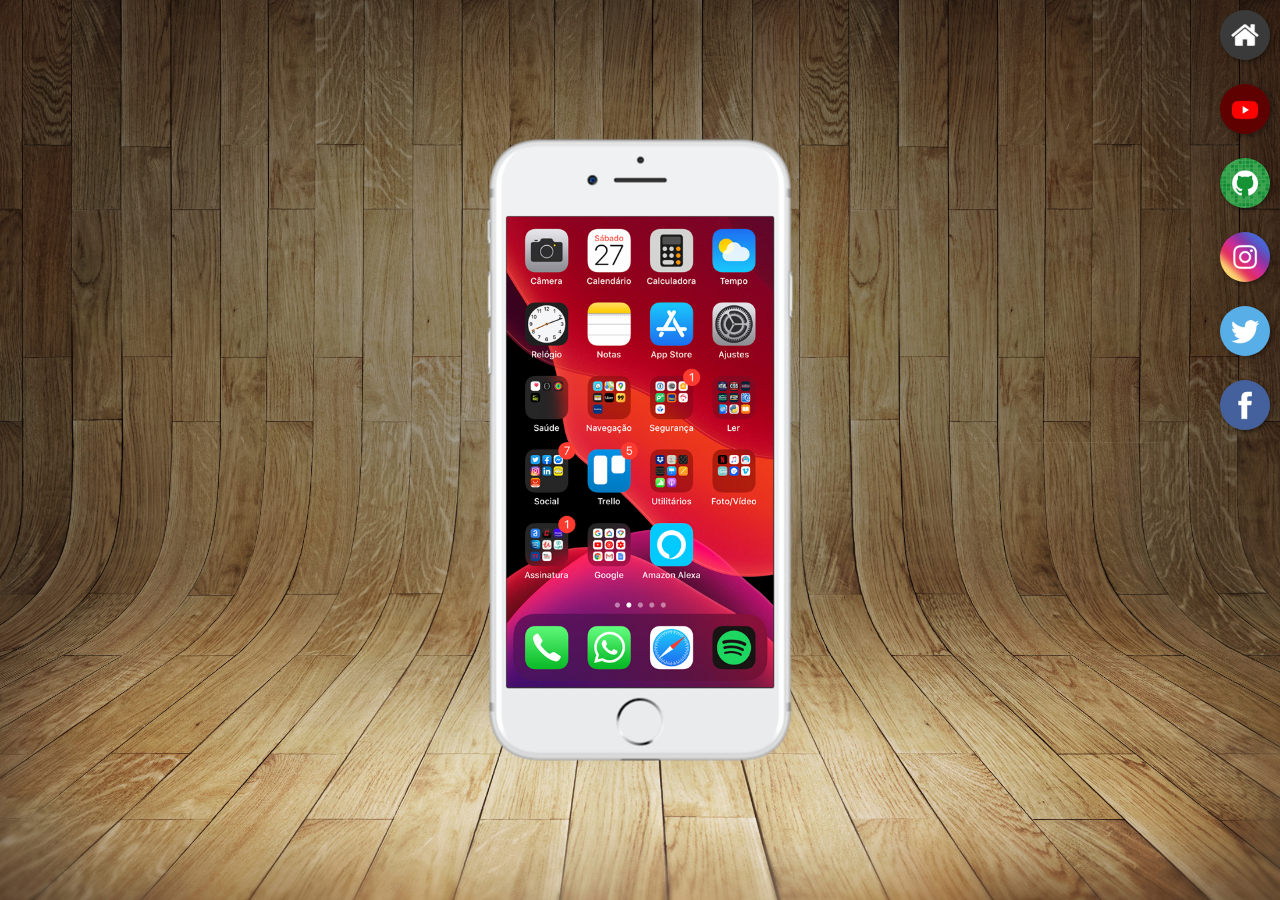
<file: index.html>
<!DOCTYPE html>
<html lang="pt-br">
<head>
    <meta charset="UTF-8">
    <meta name="viewport" content="width=device-width, initial-scale=1.0">
    <link rel="shortcut icon" href="favicon.ico" type="image/x-icon">
    <link rel="stylesheet" href="estilos/style.css">
    <title>Projeto Redes Sociais</title>
</head>
<body>
    <main>
        <section id="telefone">
            <iframe src="home.html" name="tela"
            id="tela" frameborder="0">
        Seu navegador não é compatível com isso.
        </iframe>
        </section>

            <section id="redes-sociais">
                <a href="home.html" target="tela"><img src="imagens/logo-home.jpg" alt="home"></a><br>
                <a href="youtube.html" target="tela"><img src="imagens/logo-youtube.jpg" alt="YouTube"></a><br>
                <a href="github.html" target="tela"><img src="imagens/logo-github.jpg" alt="GitHub"></a><br>
                <a href="instagram.html" target="tela"><img src="imagens/logo-instagram.jpg" alt="Instagram"></a><br>
                <a href="twitter.html" target="tela"><img src="imagens/logo-twitter.jpg" alt="Twitter"></a><br>
                <a href="facebook.html" target="tela"><img src="imagens/logo-facebook.jpg" alt="Facebook"></a>    
        </section>
    </main>
</body>
</html>
</file>
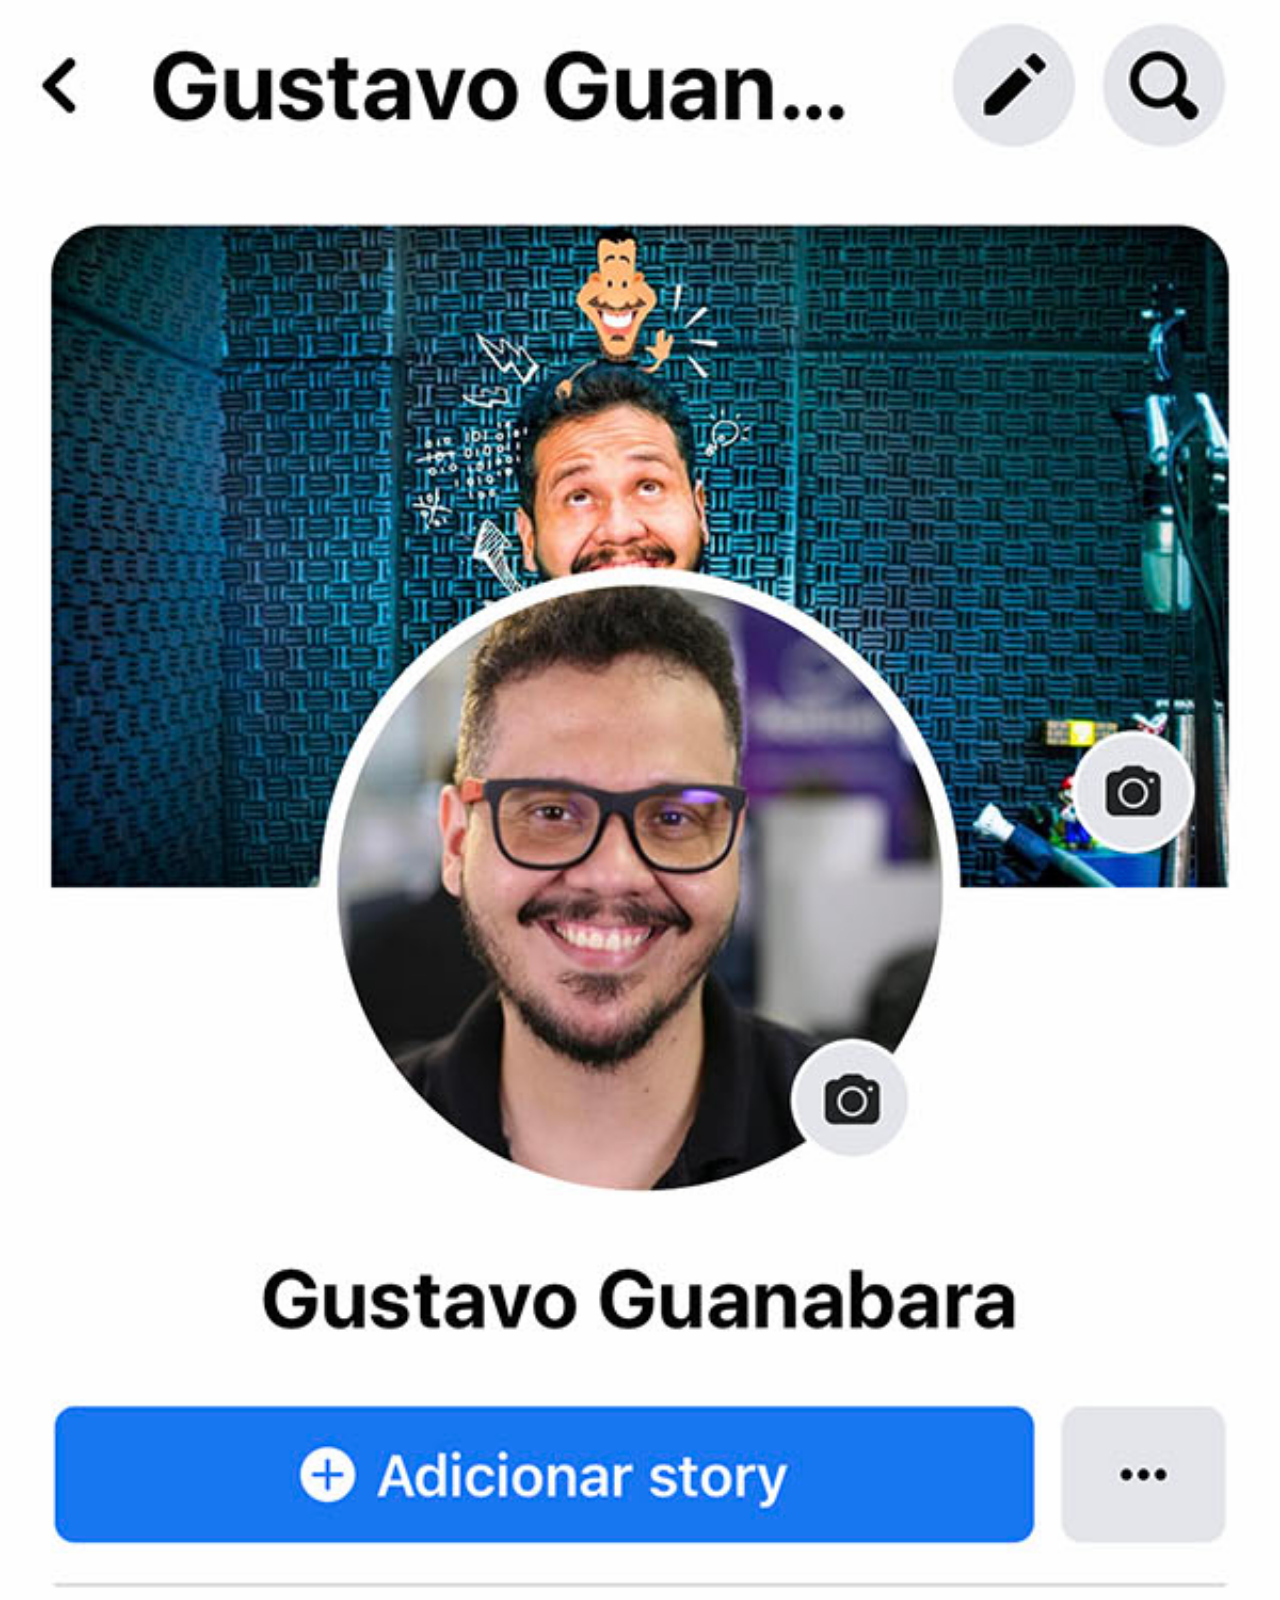
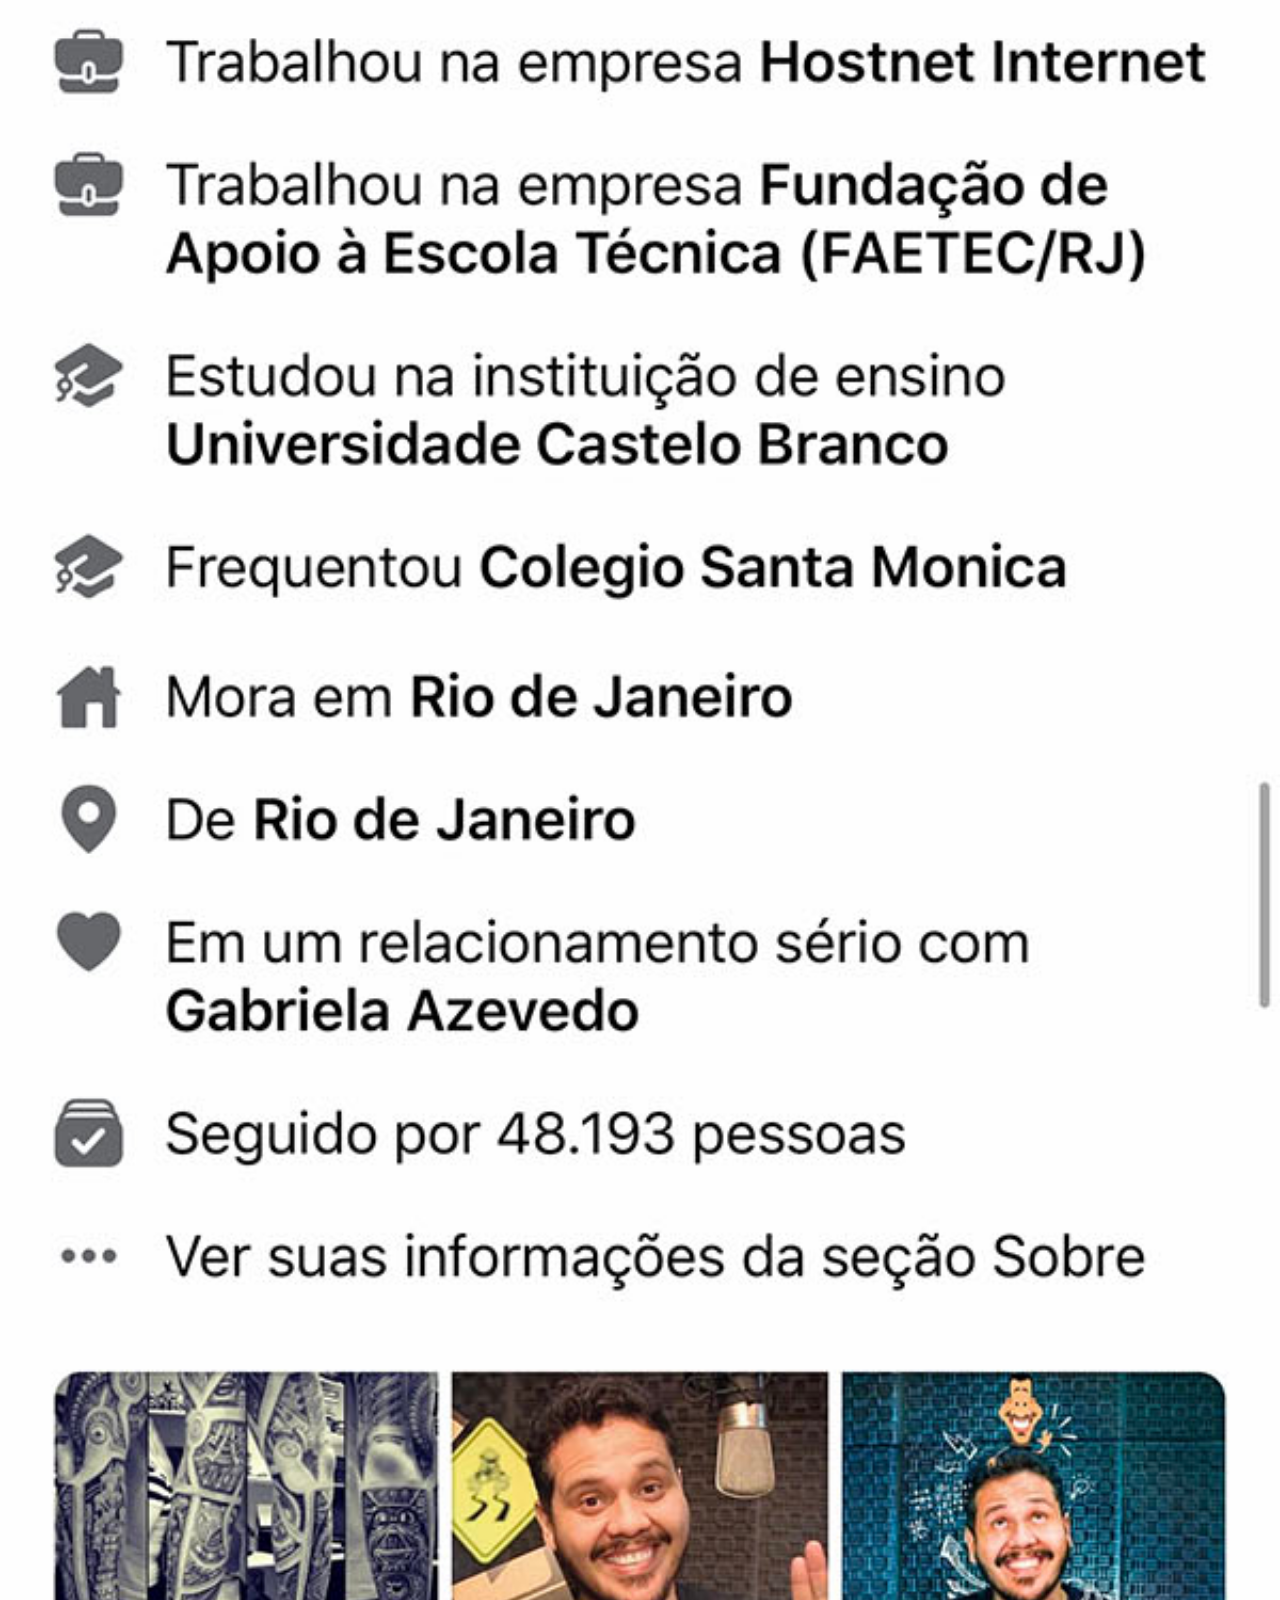
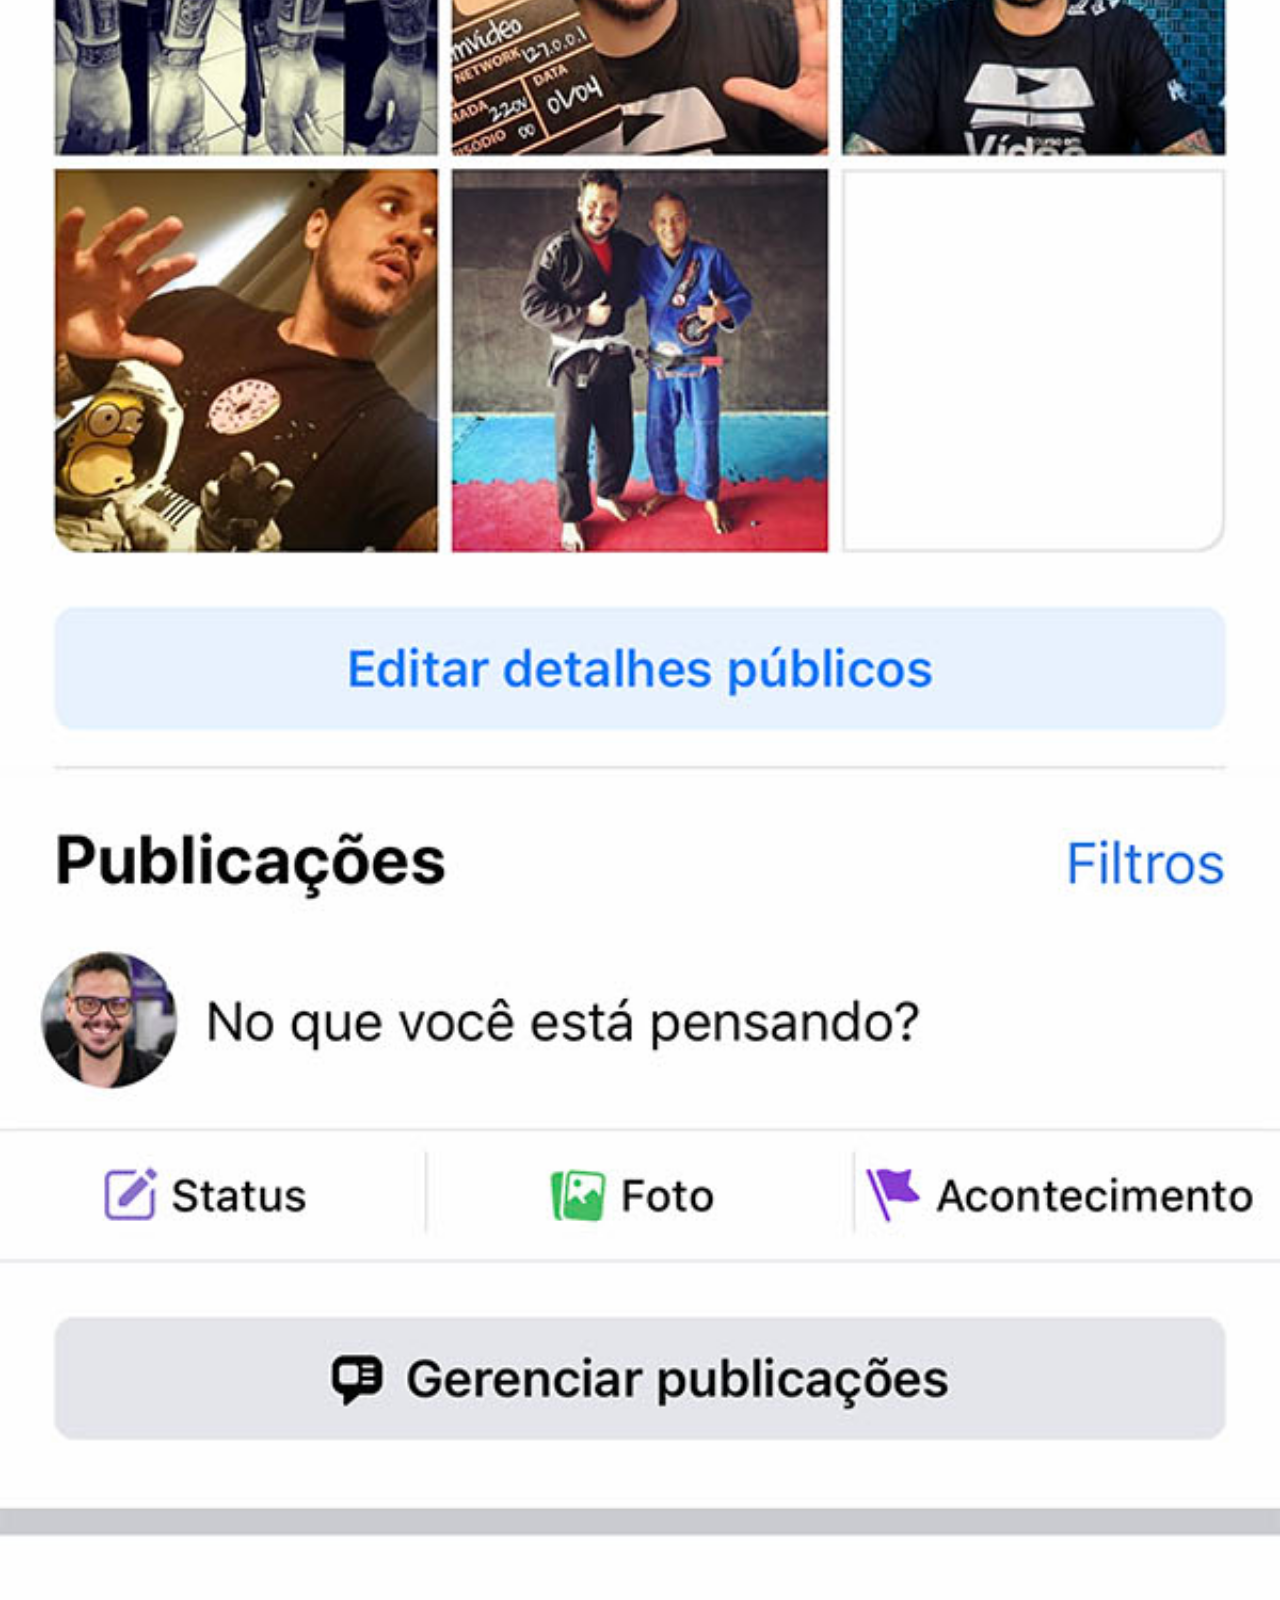
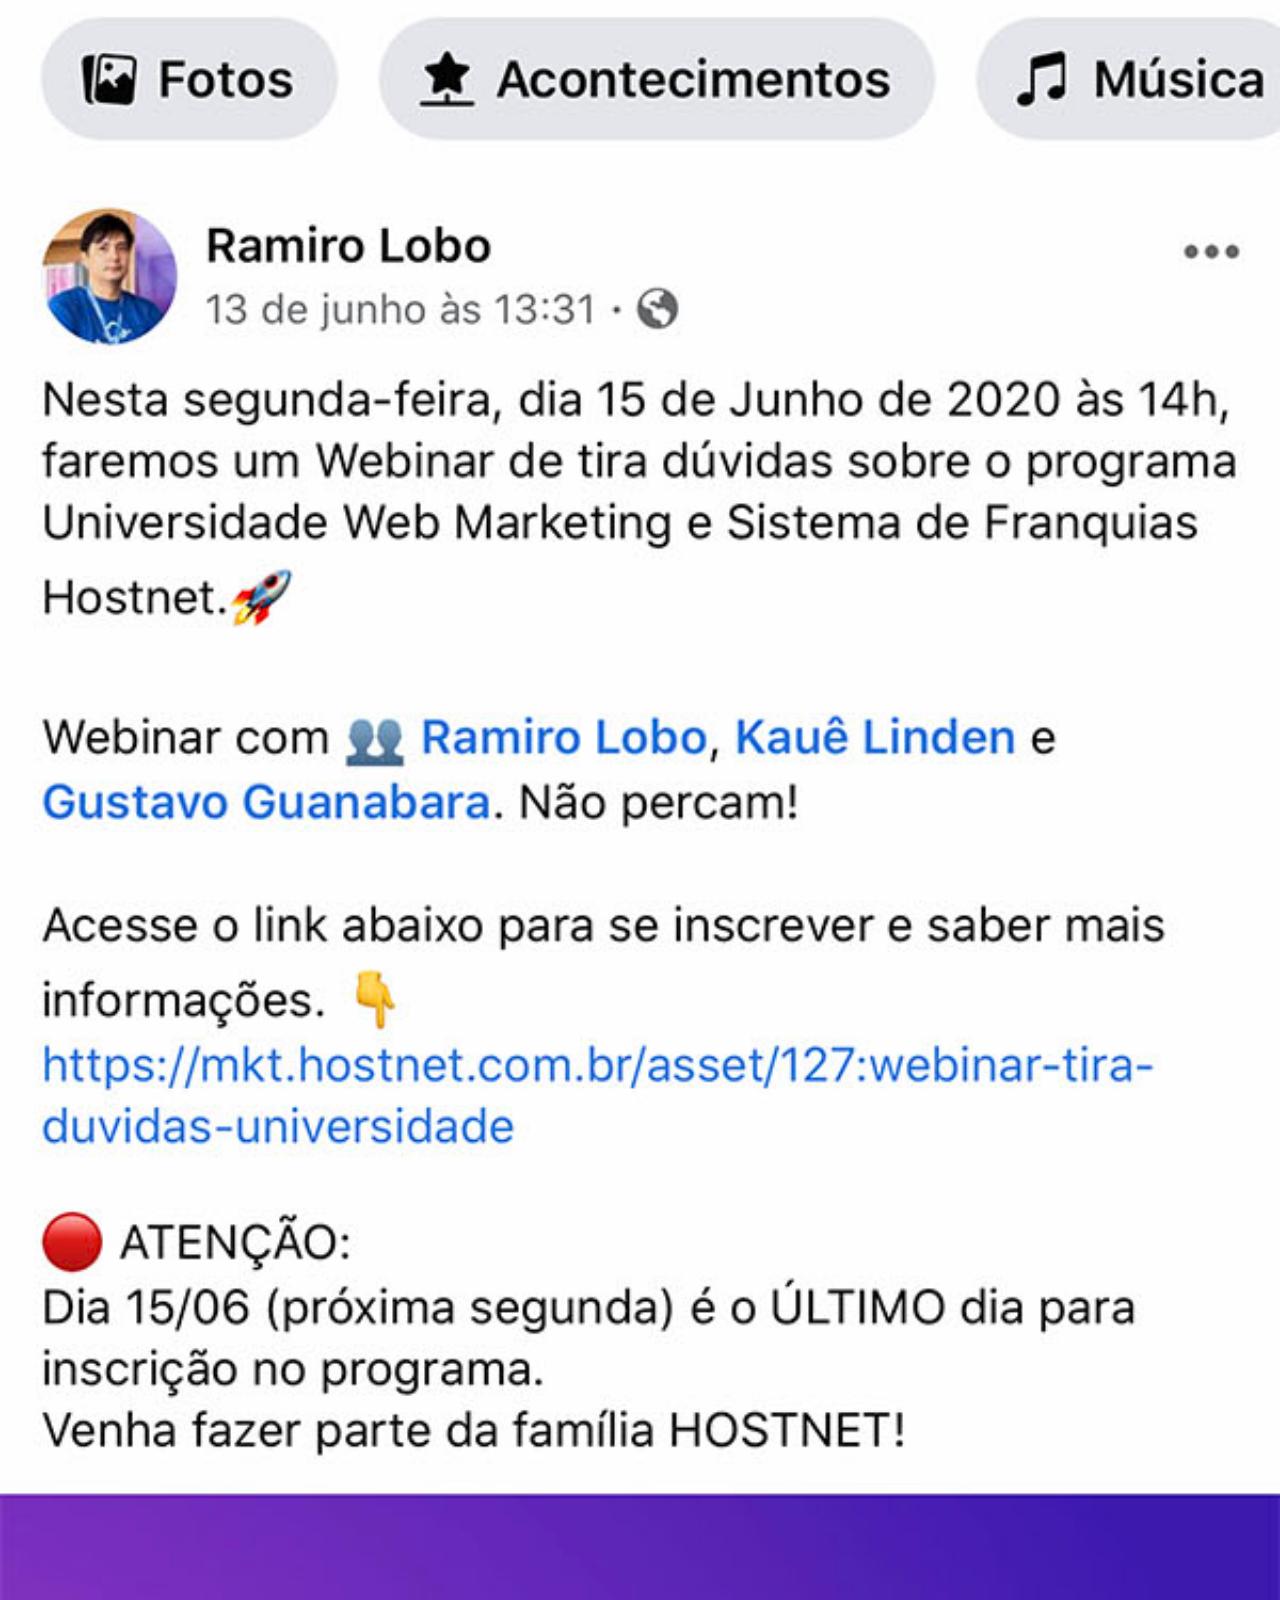
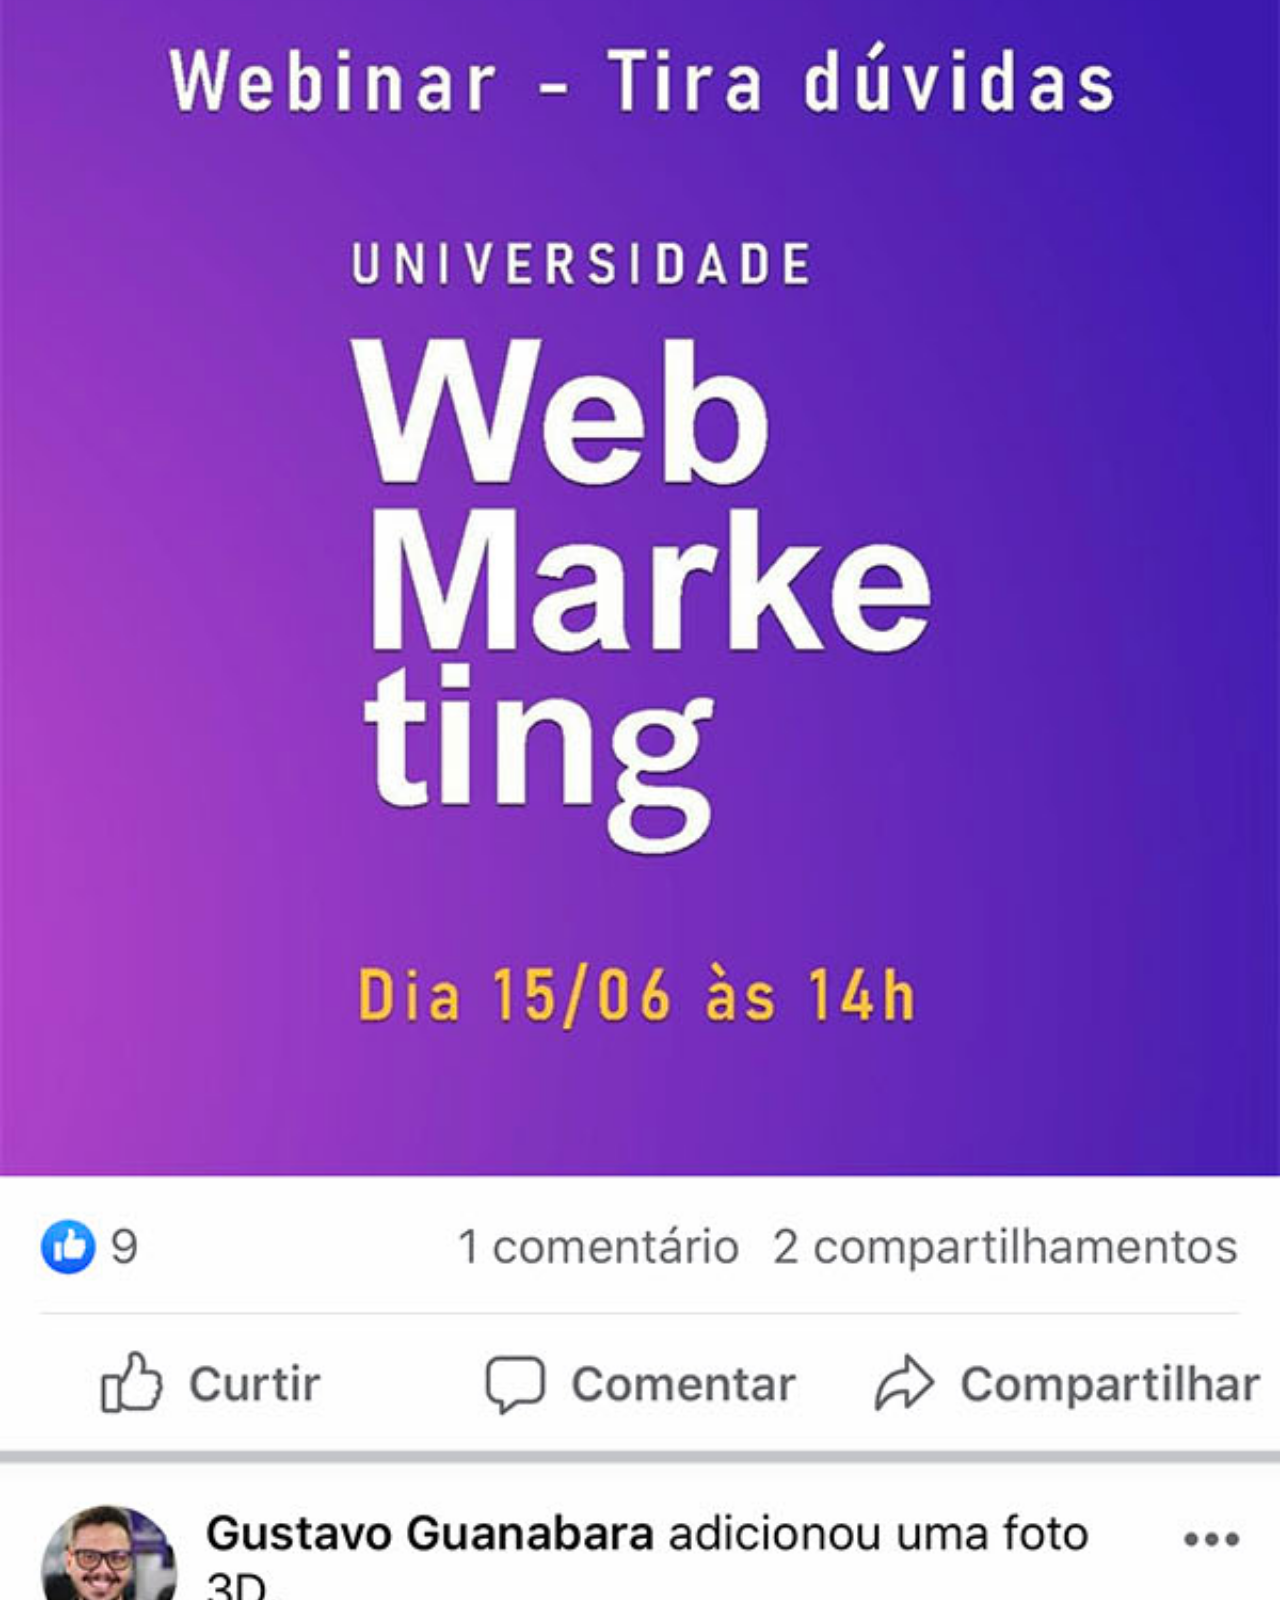
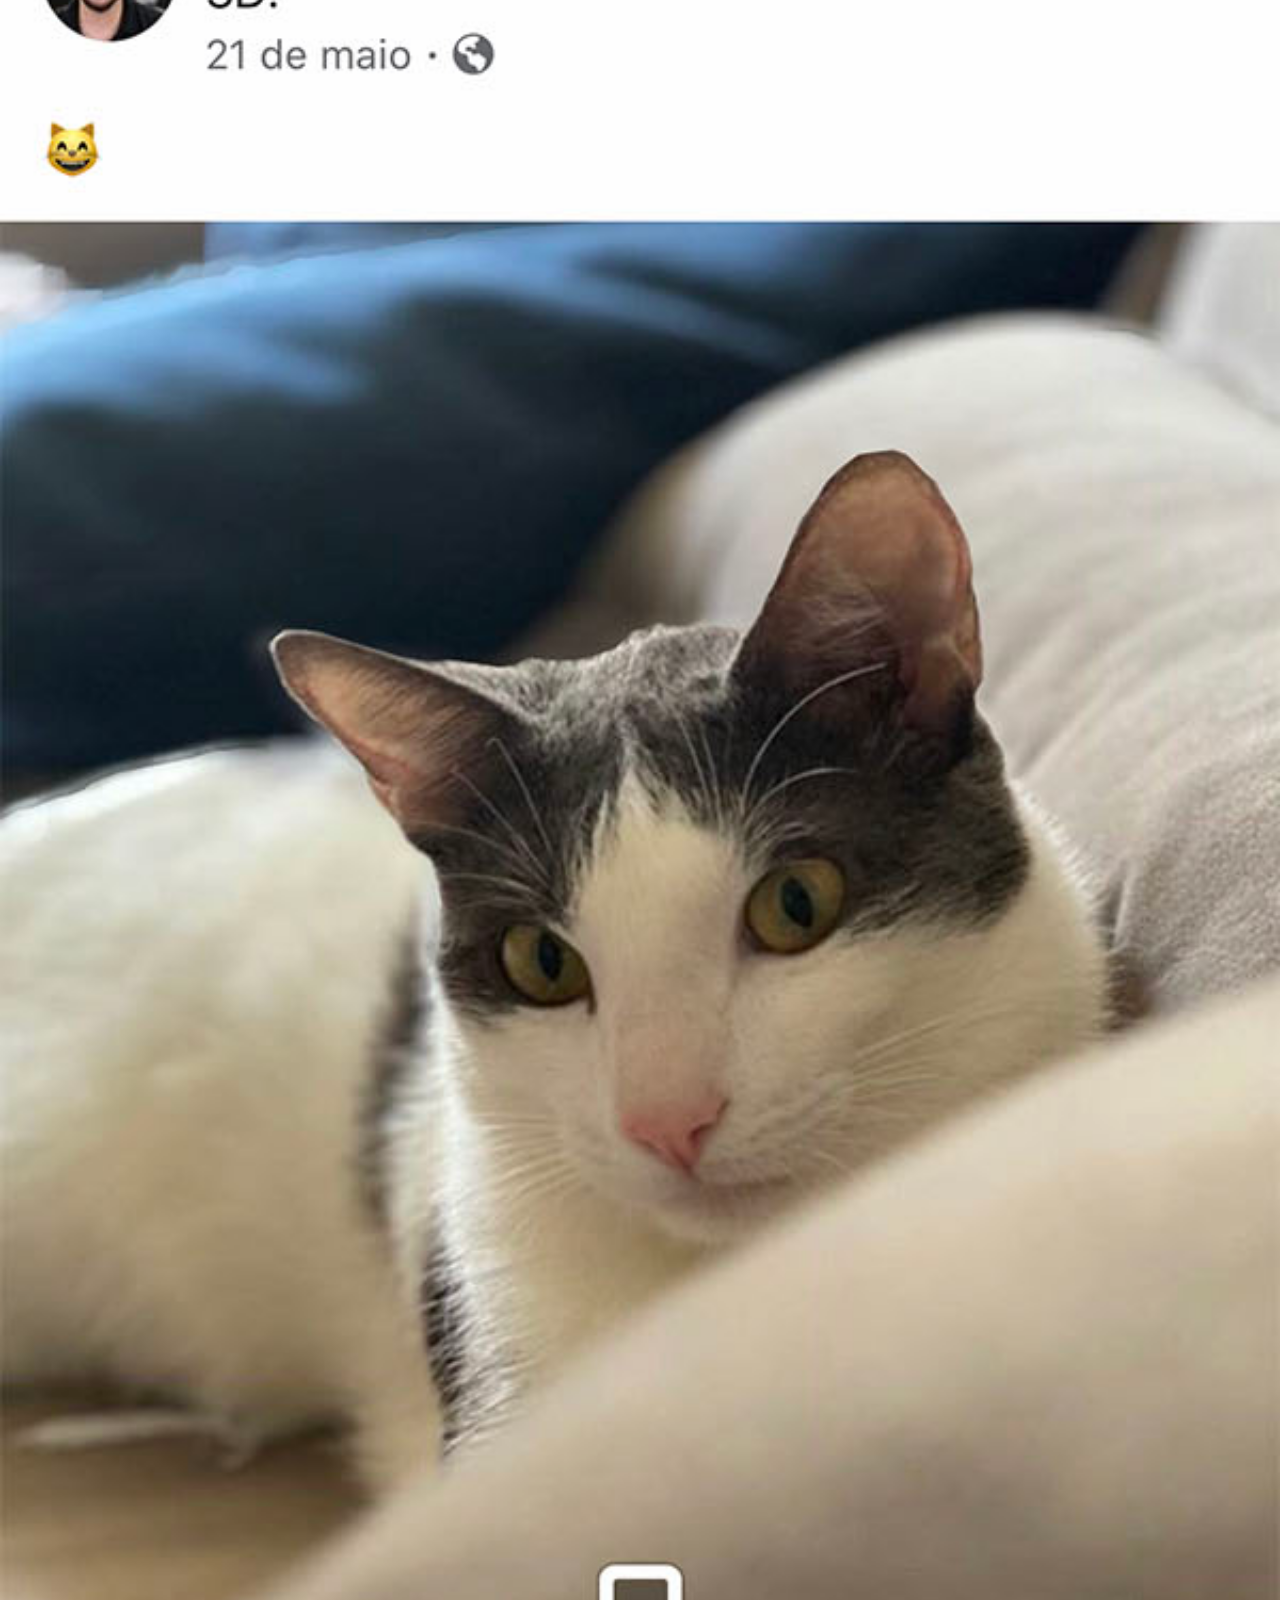
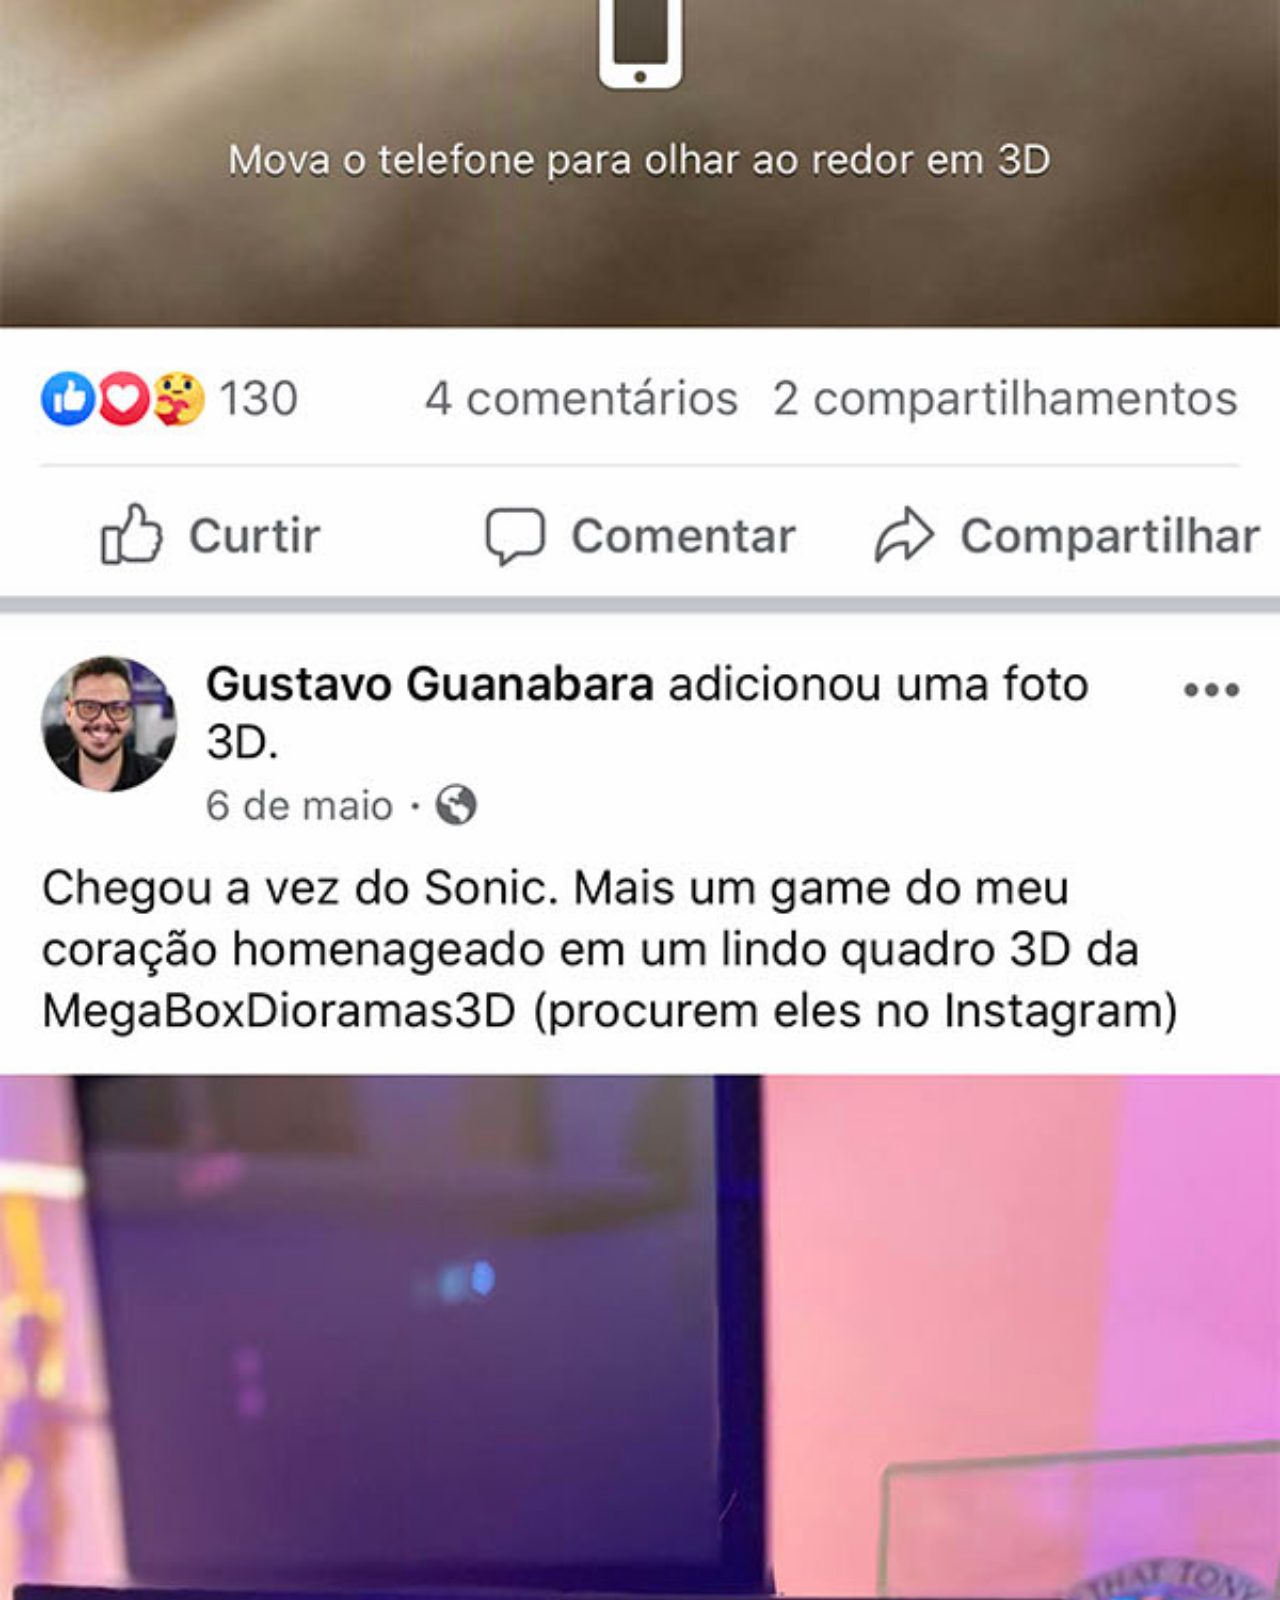
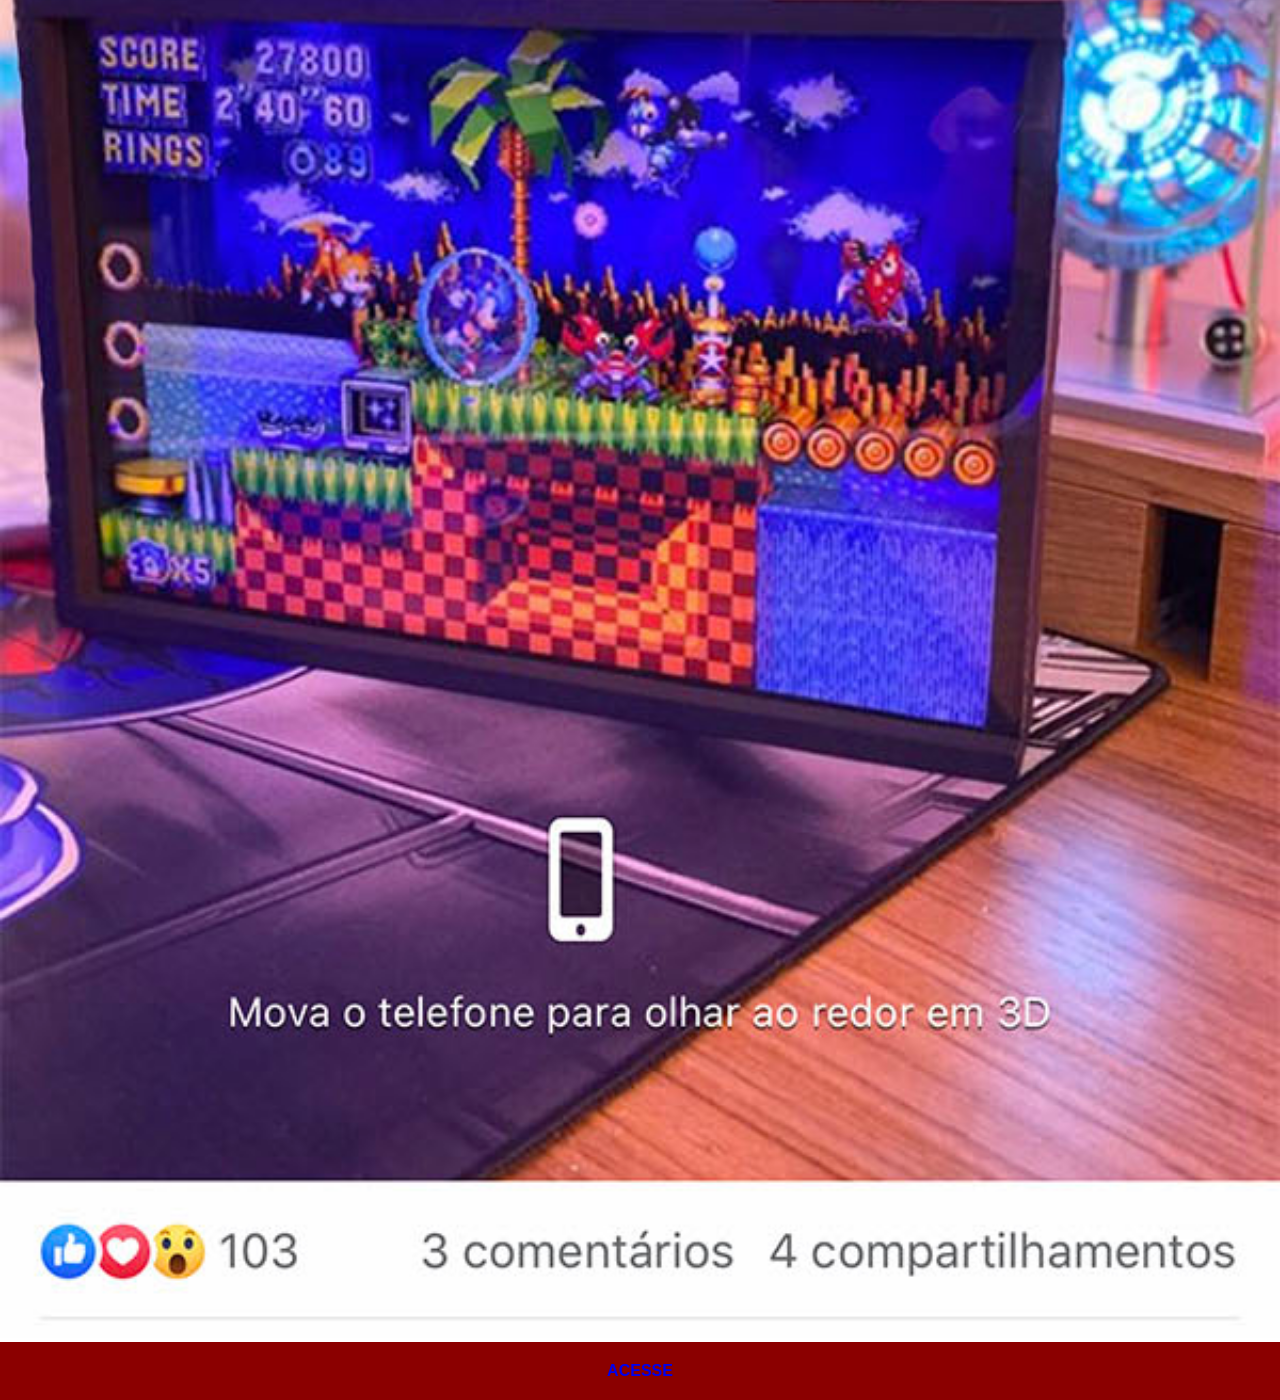
<file: facebook.html>
<!DOCTYPE html>
<html lang="pt-br">
<head>
    <meta charset="UTF-8">
    <meta name="viewport" content="width=device-width, initial-scale=1.0">
    <title>Facebook</title>
    <link rel="stylesheet" href="estilos/social.css">
</head>
<body>
    <img src="imagens/tela-facebook.jpg" alt="Facebook">
    <a href="https://www.facebook.com/gustavoguanabara" target="_blank">ACESSE</a>
</body>
</html>
</file>
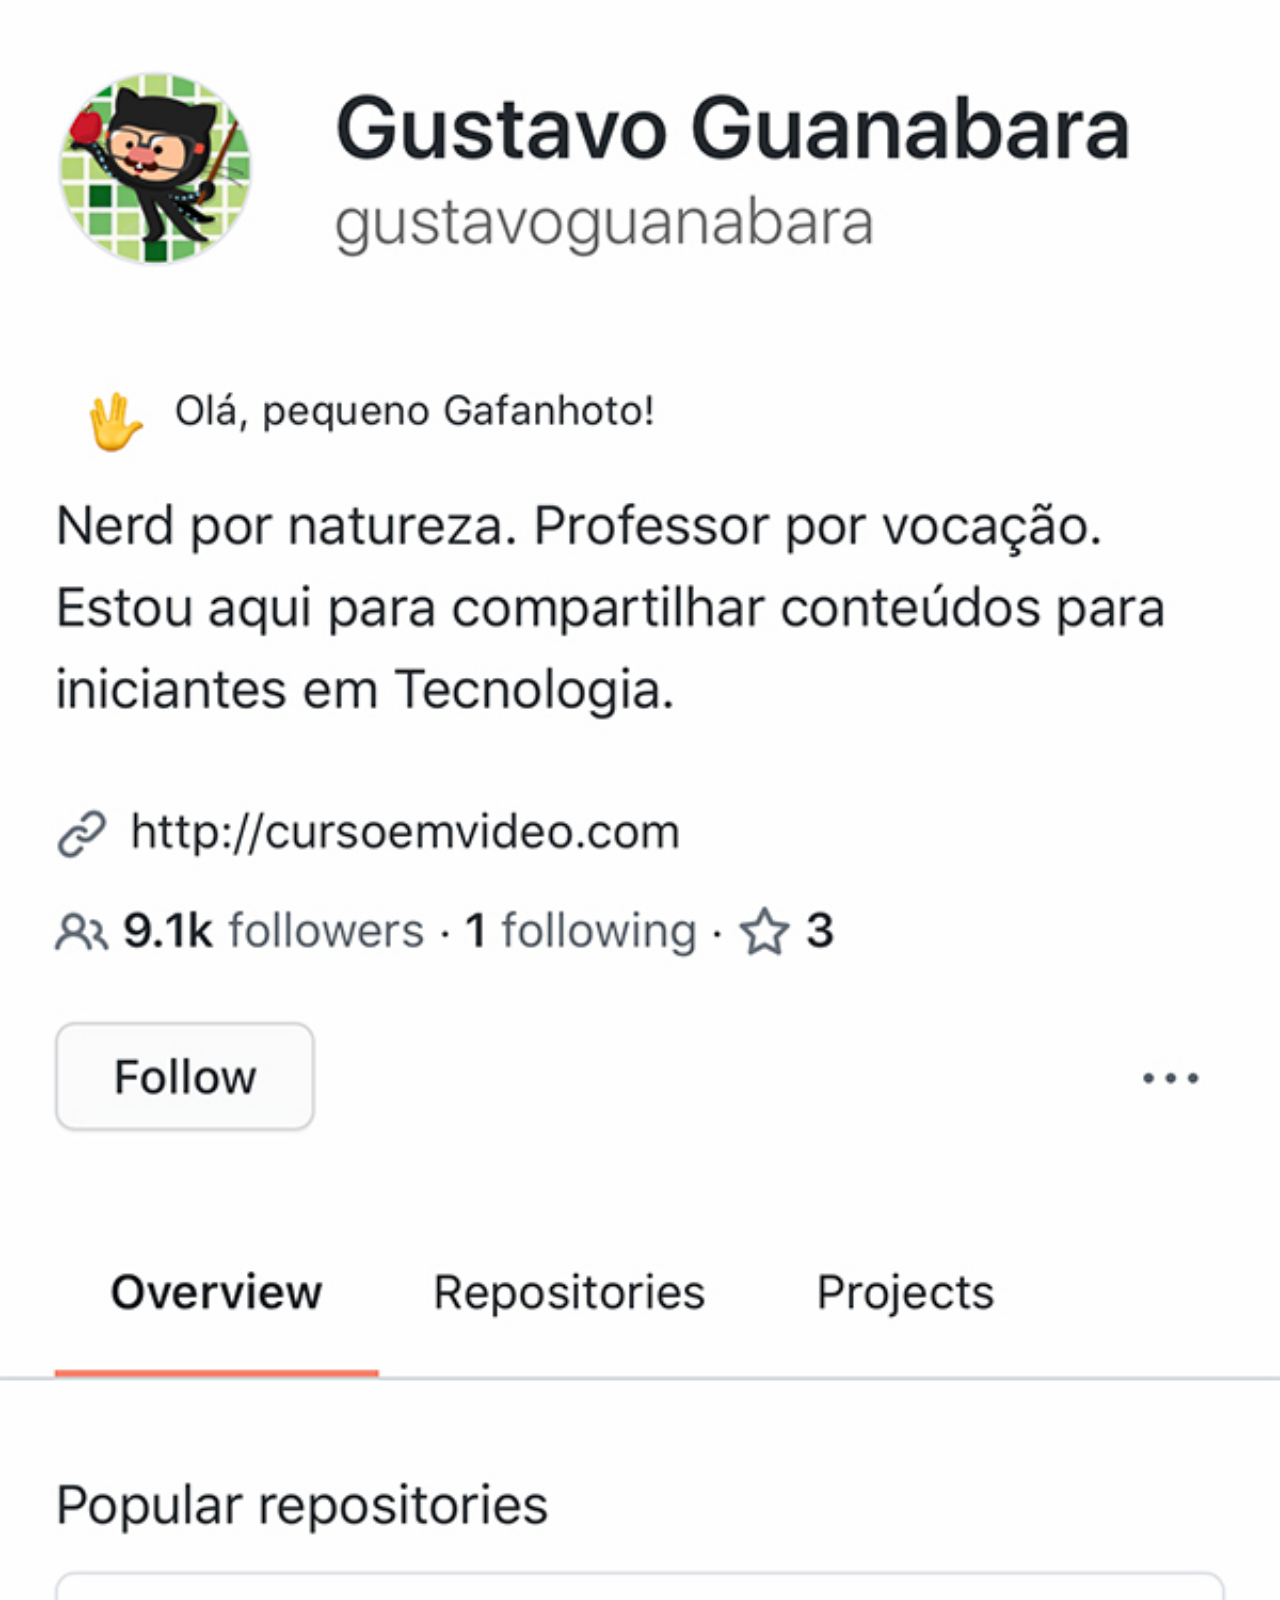
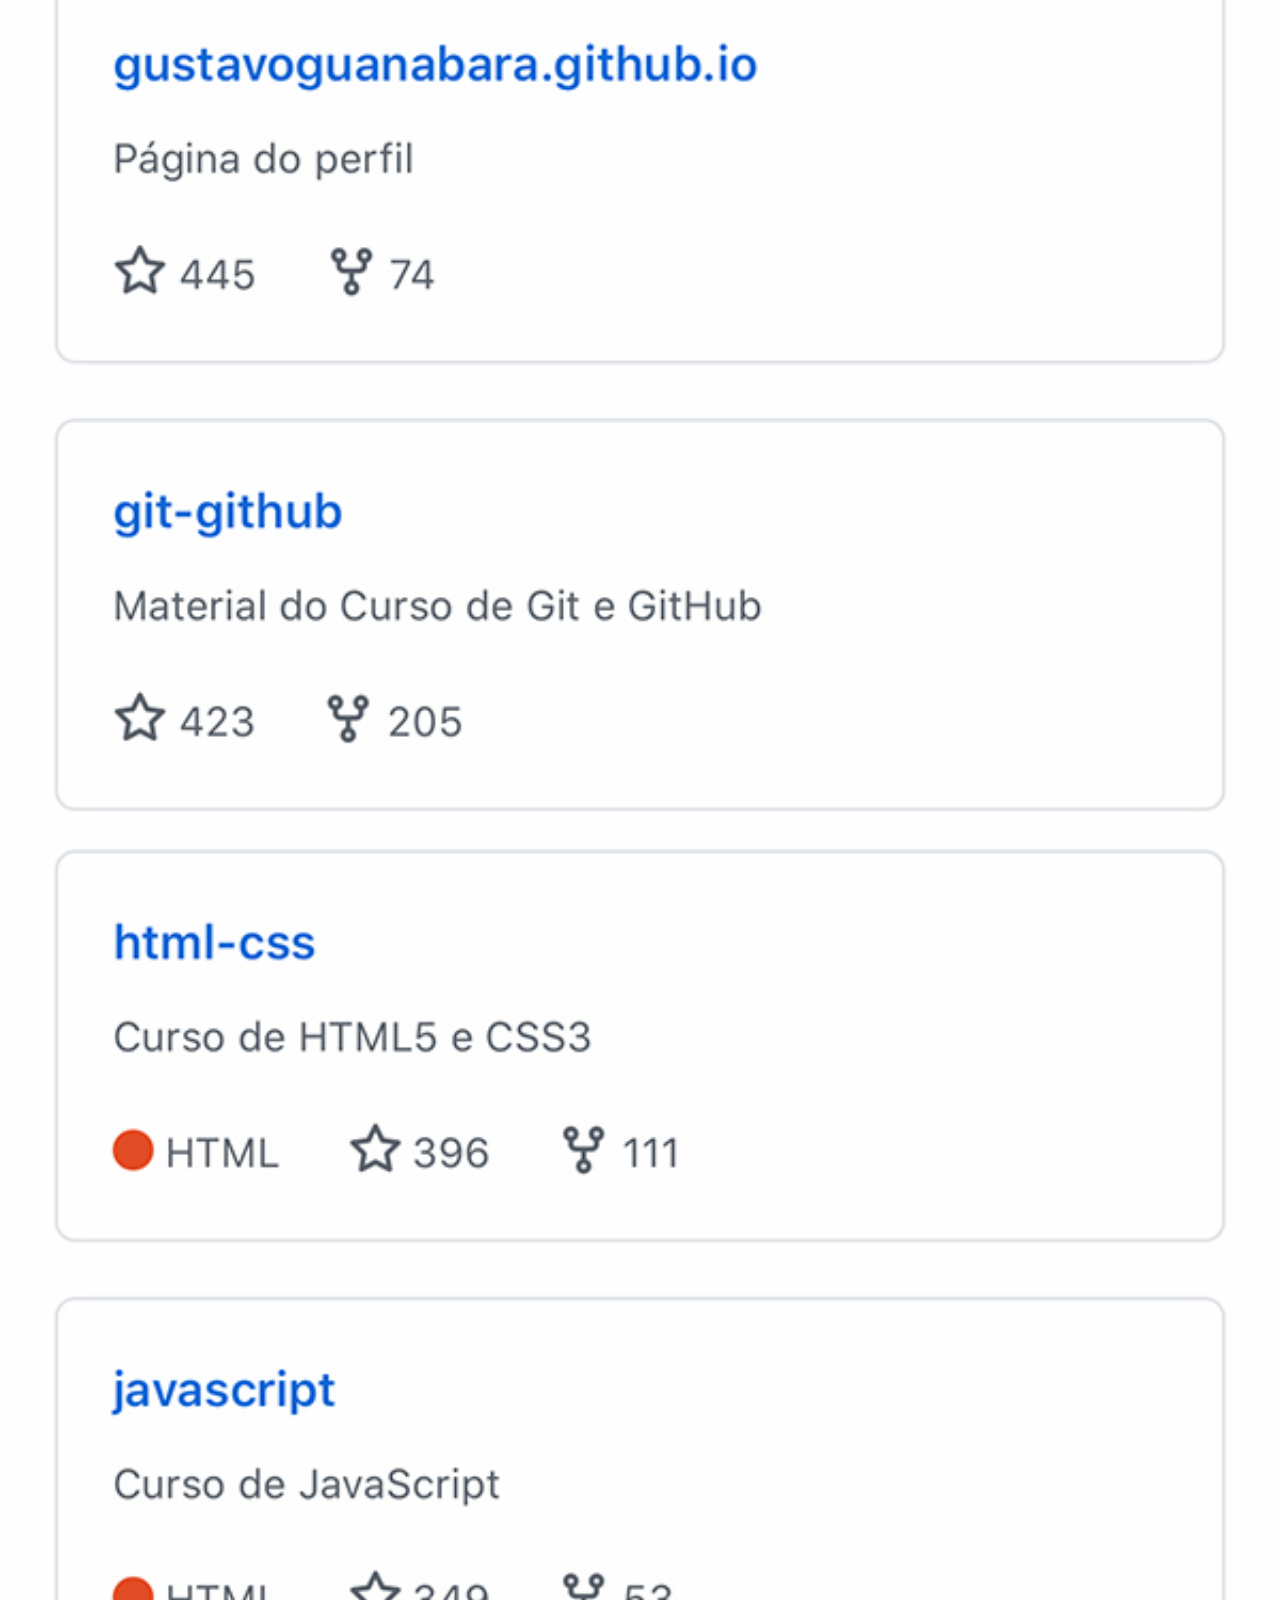
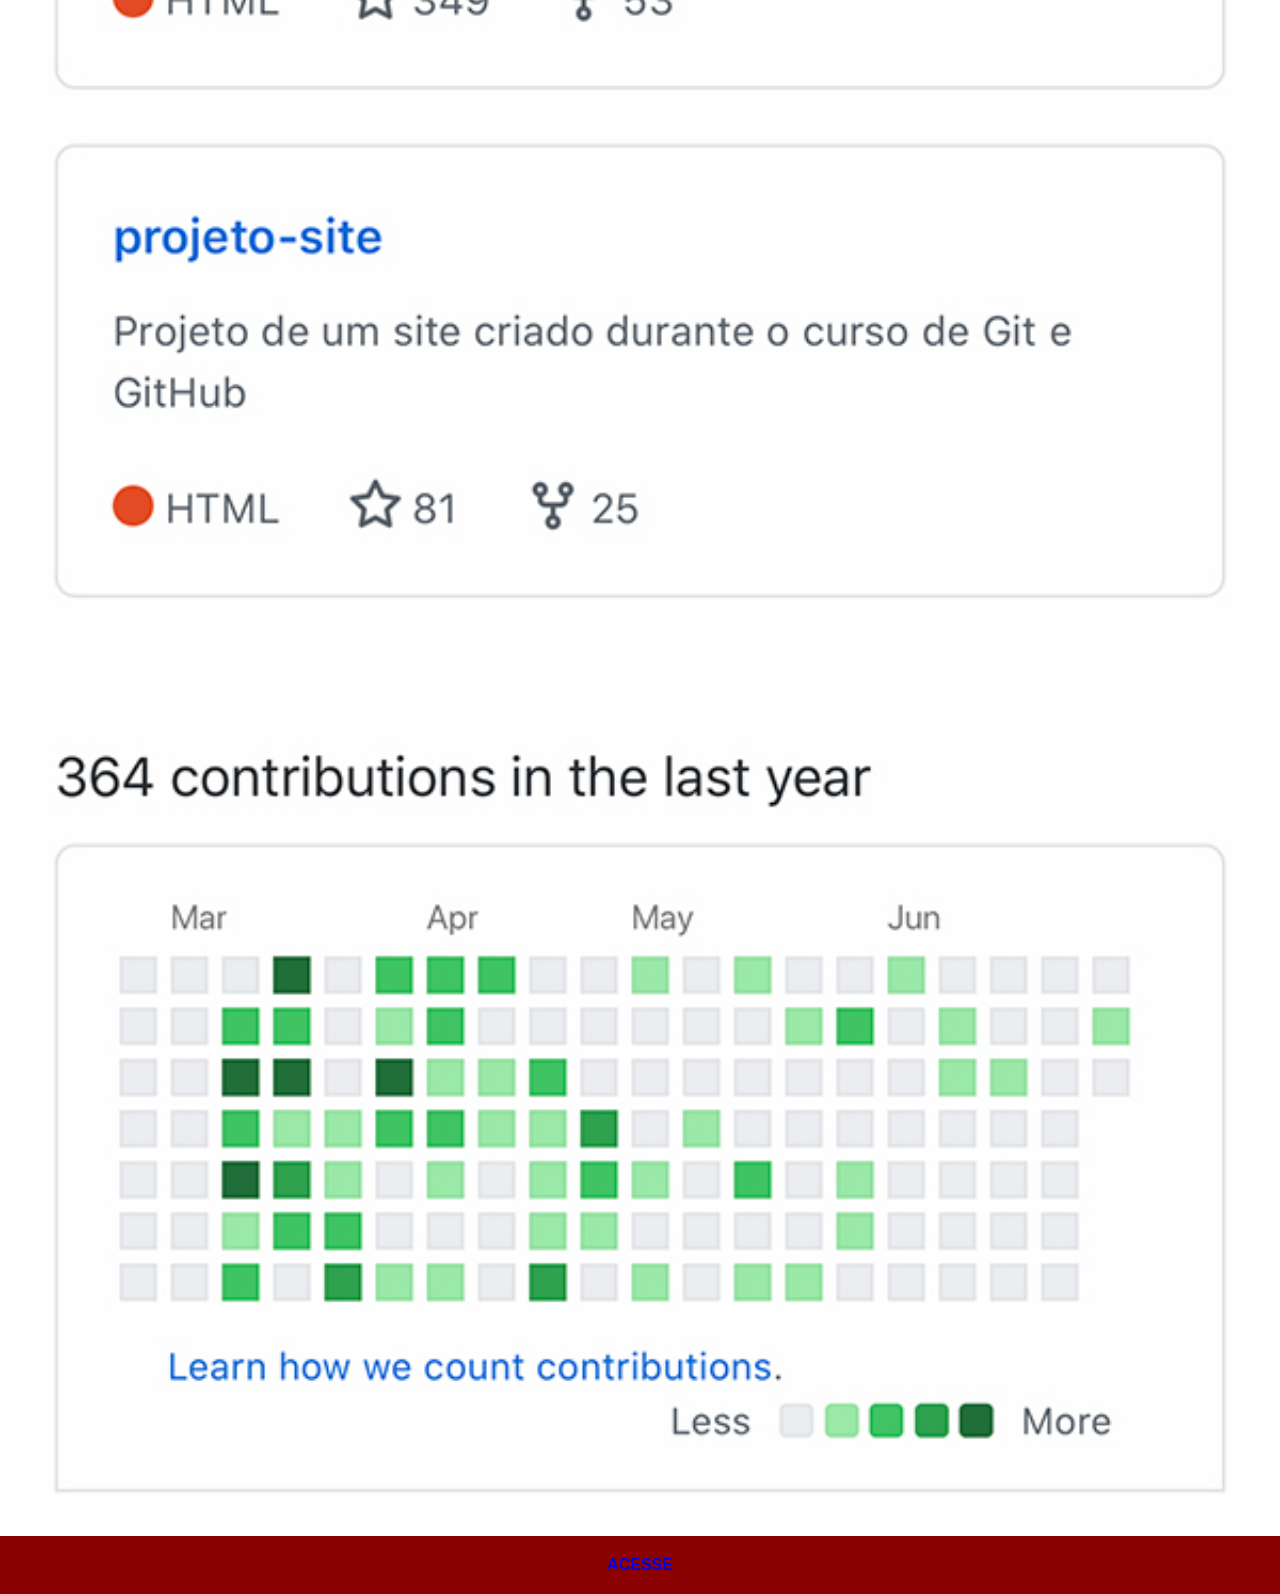
<file: github.html>
<!DOCTYPE html>
<html lang="pt-br">
<head>
    <meta charset="UTF-8">
    <meta name="viewport" content="width=device-width, initial-scale=1.0">
    <title>GitHub</title>
    <link rel="stylesheet" href="estilos/social.css">
</head>
<body>
    <img src="imagens/tela-github.jpg" alt="GitHub">
    <a href="https://github.com/gustavoguanabara" target="_blank">ACESSE</a>
</body>
</html>
</file>
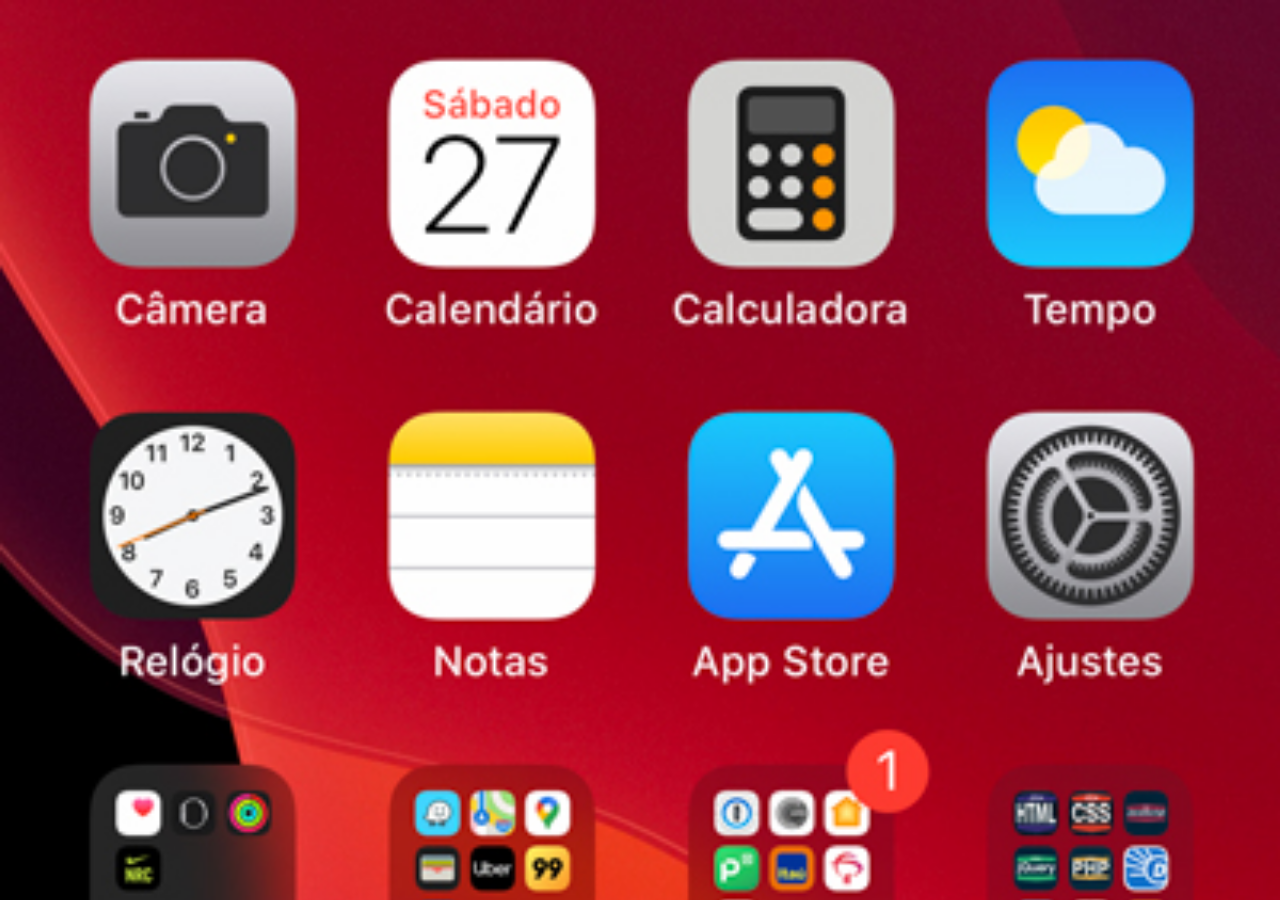
<file: home.html>
<!DOCTYPE html>
<html lang="pt-br">
<head>
    <meta charset="UTF-8">
    <meta name="viewport" content="width=device-width, initial-scale=1.0">
    <title>Home</title>
</head>
<style>
    * {
        margin: 0px;
        padding: 0px;
    }
    body {
        width: 100vw;
        height: 100vh;
        background: black url('imagens/tela-home.jpg') no-repeat top center;
        background-size: cover;
    }
</style>
<body>  
</body>
</html>
</file>
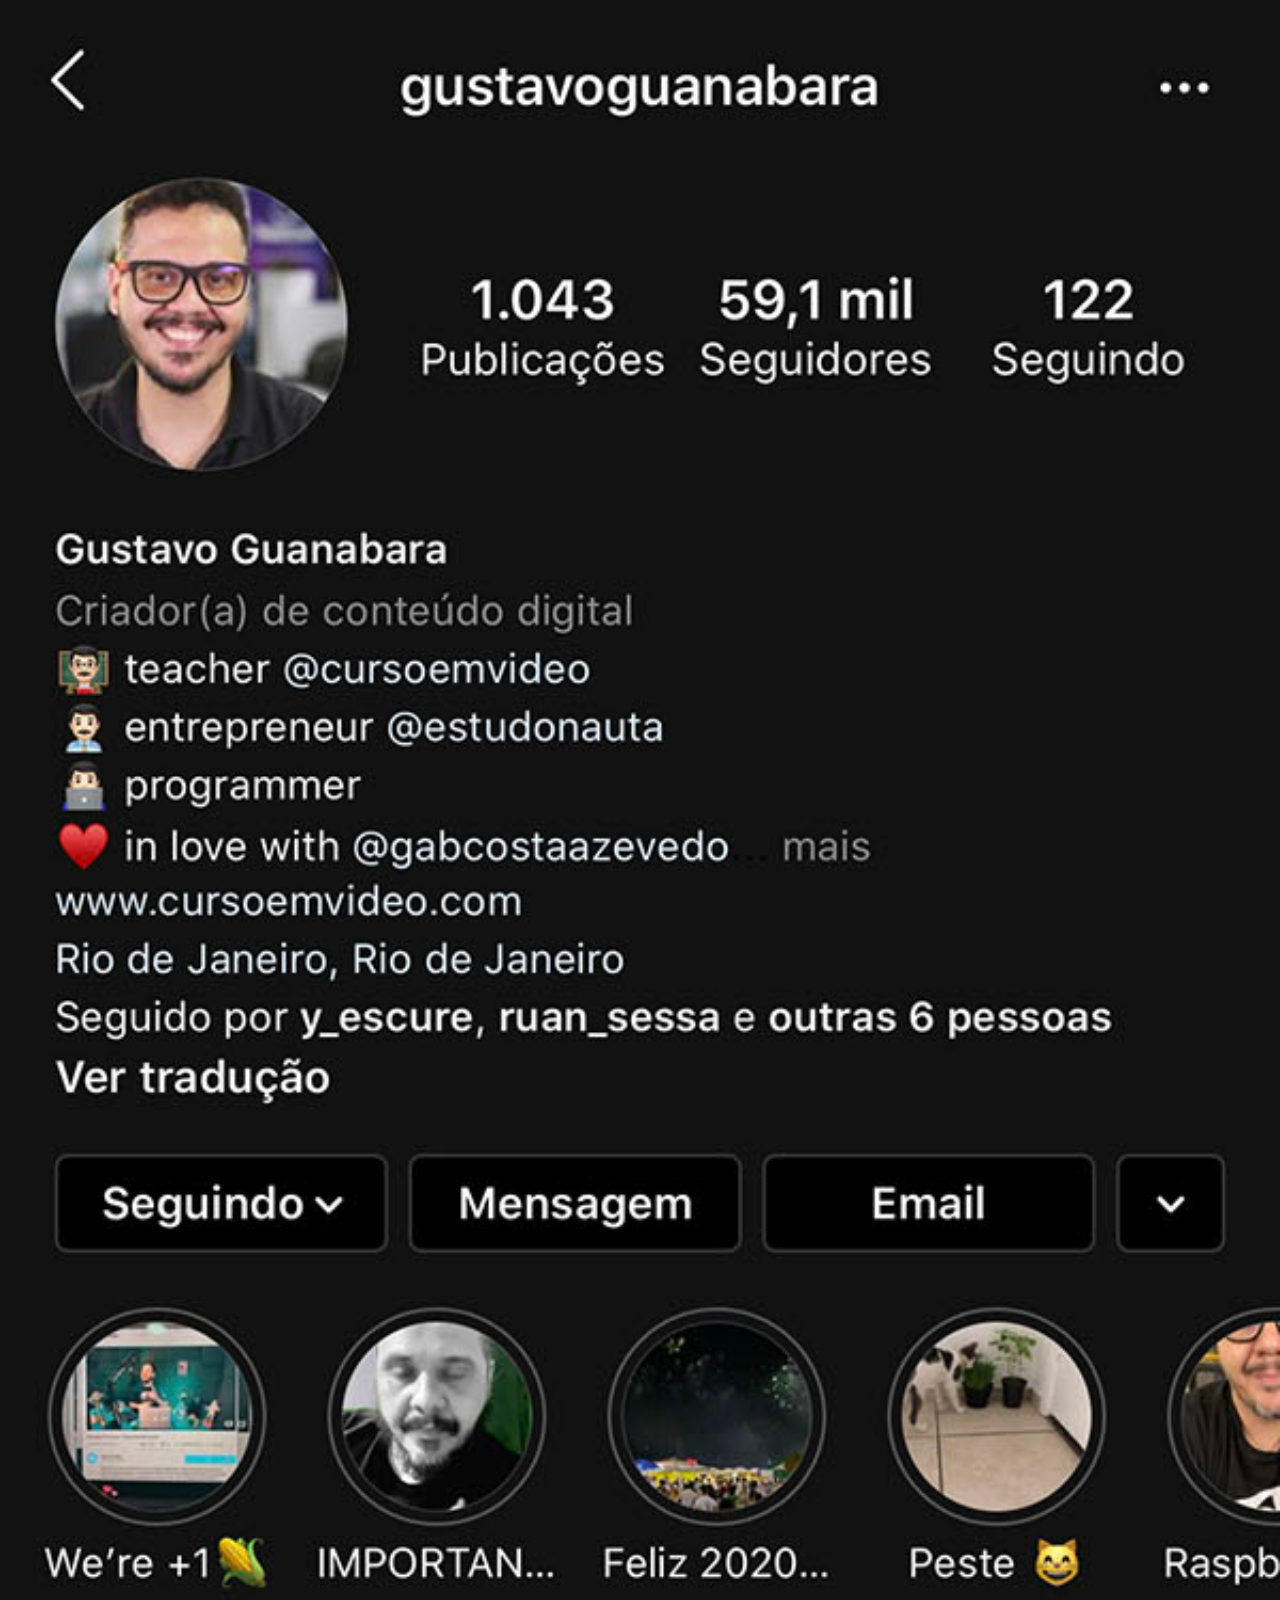
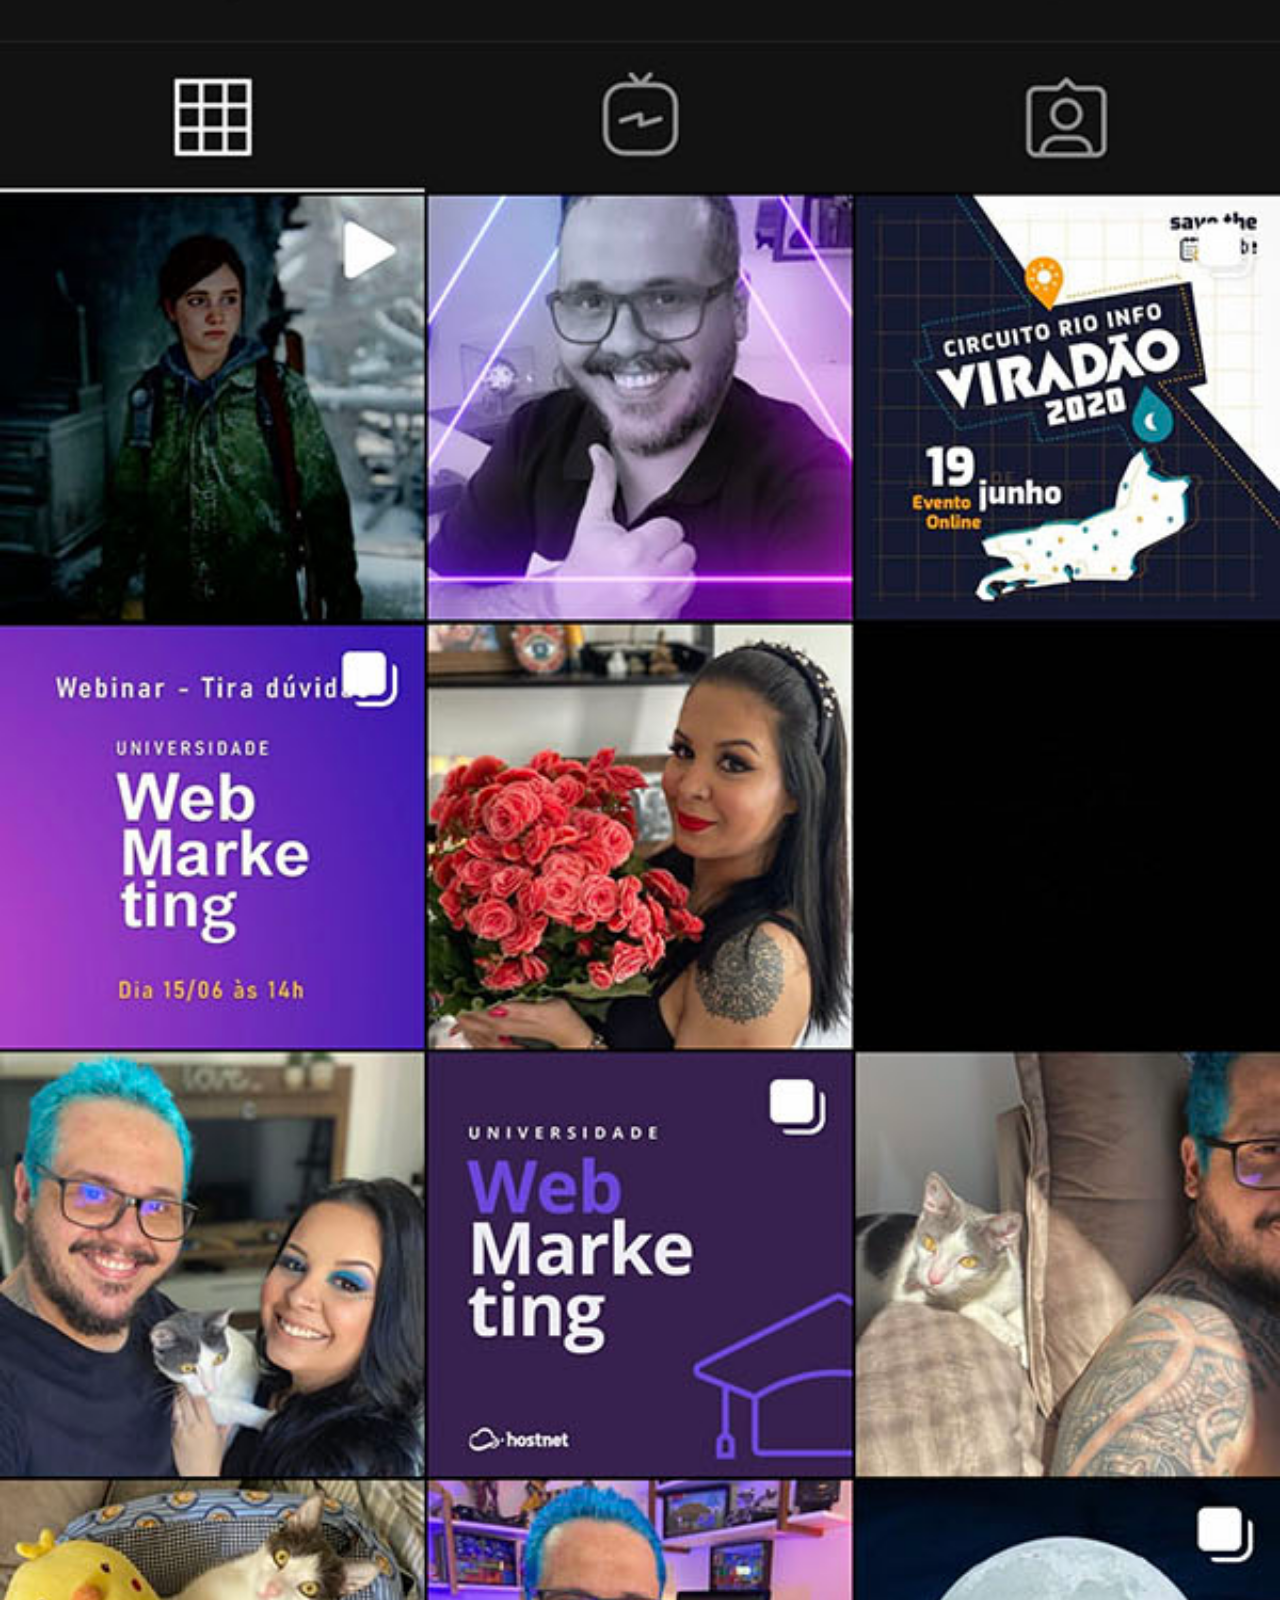
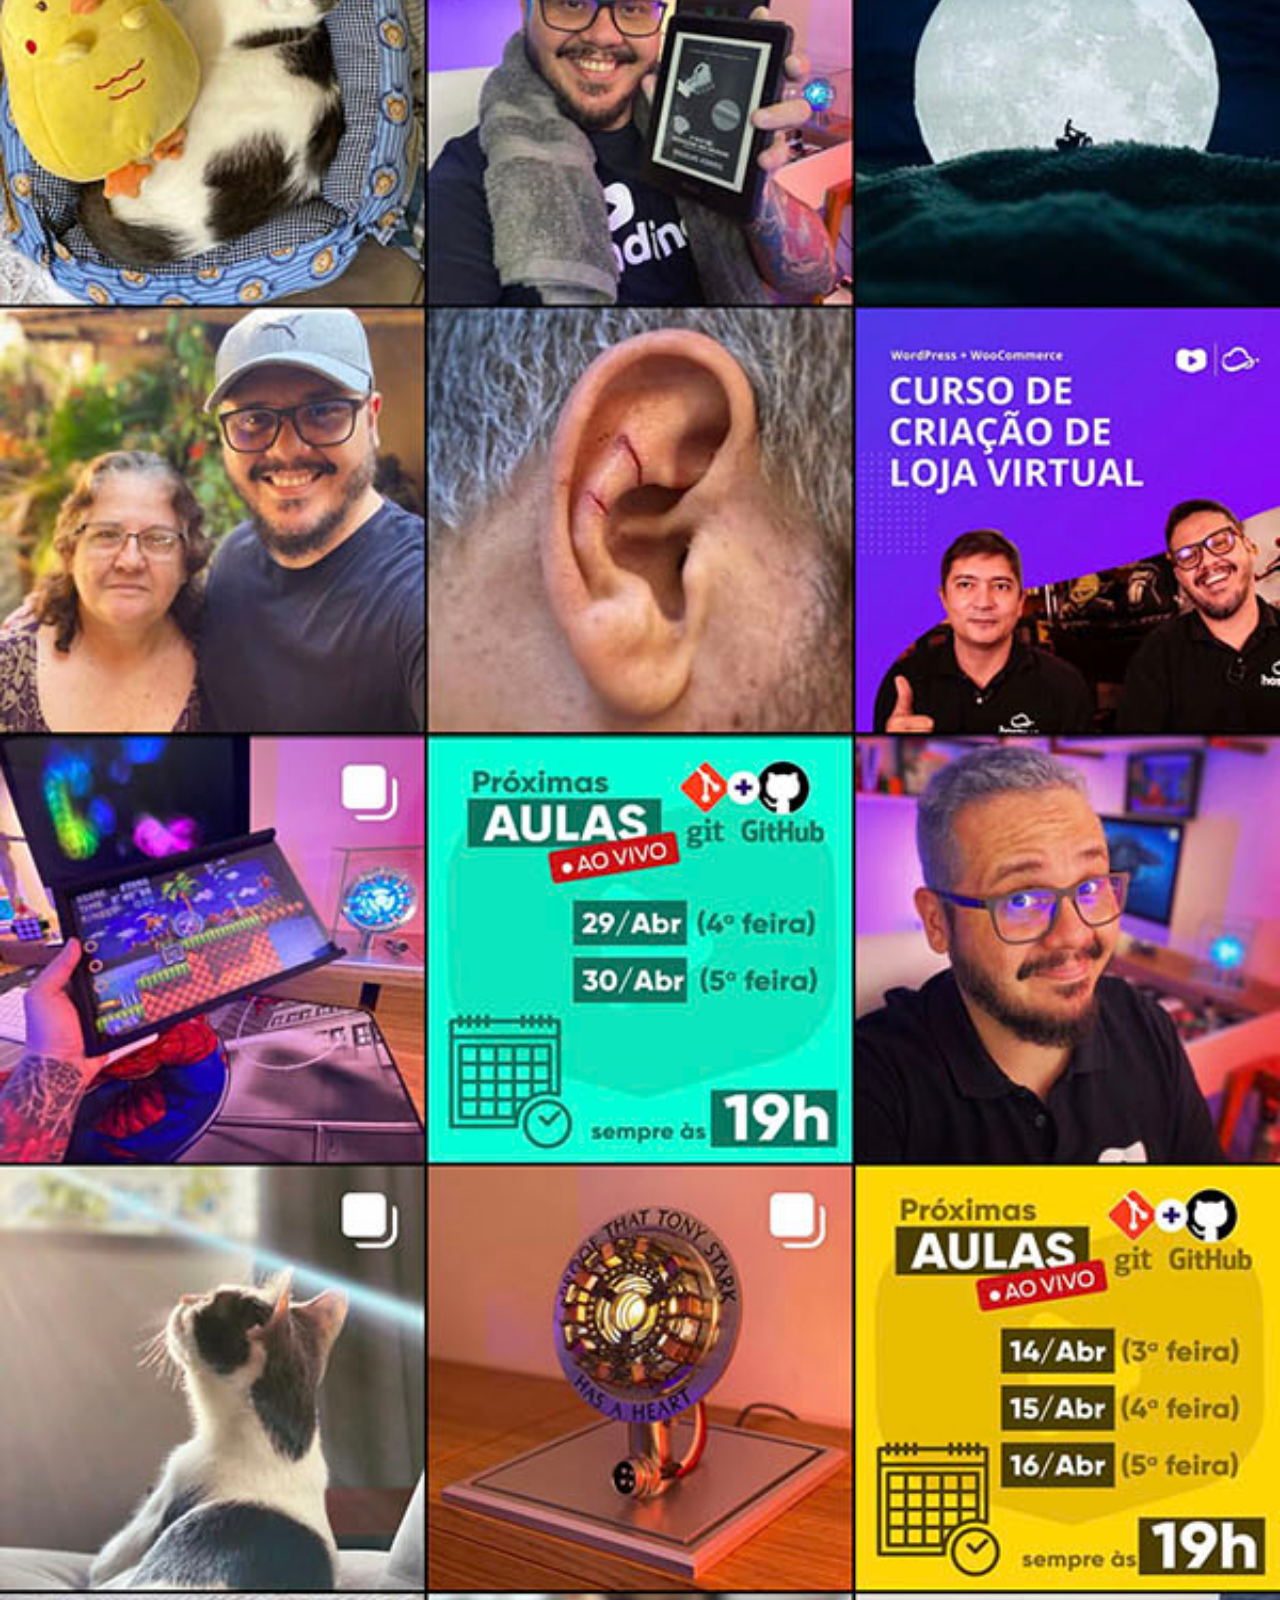
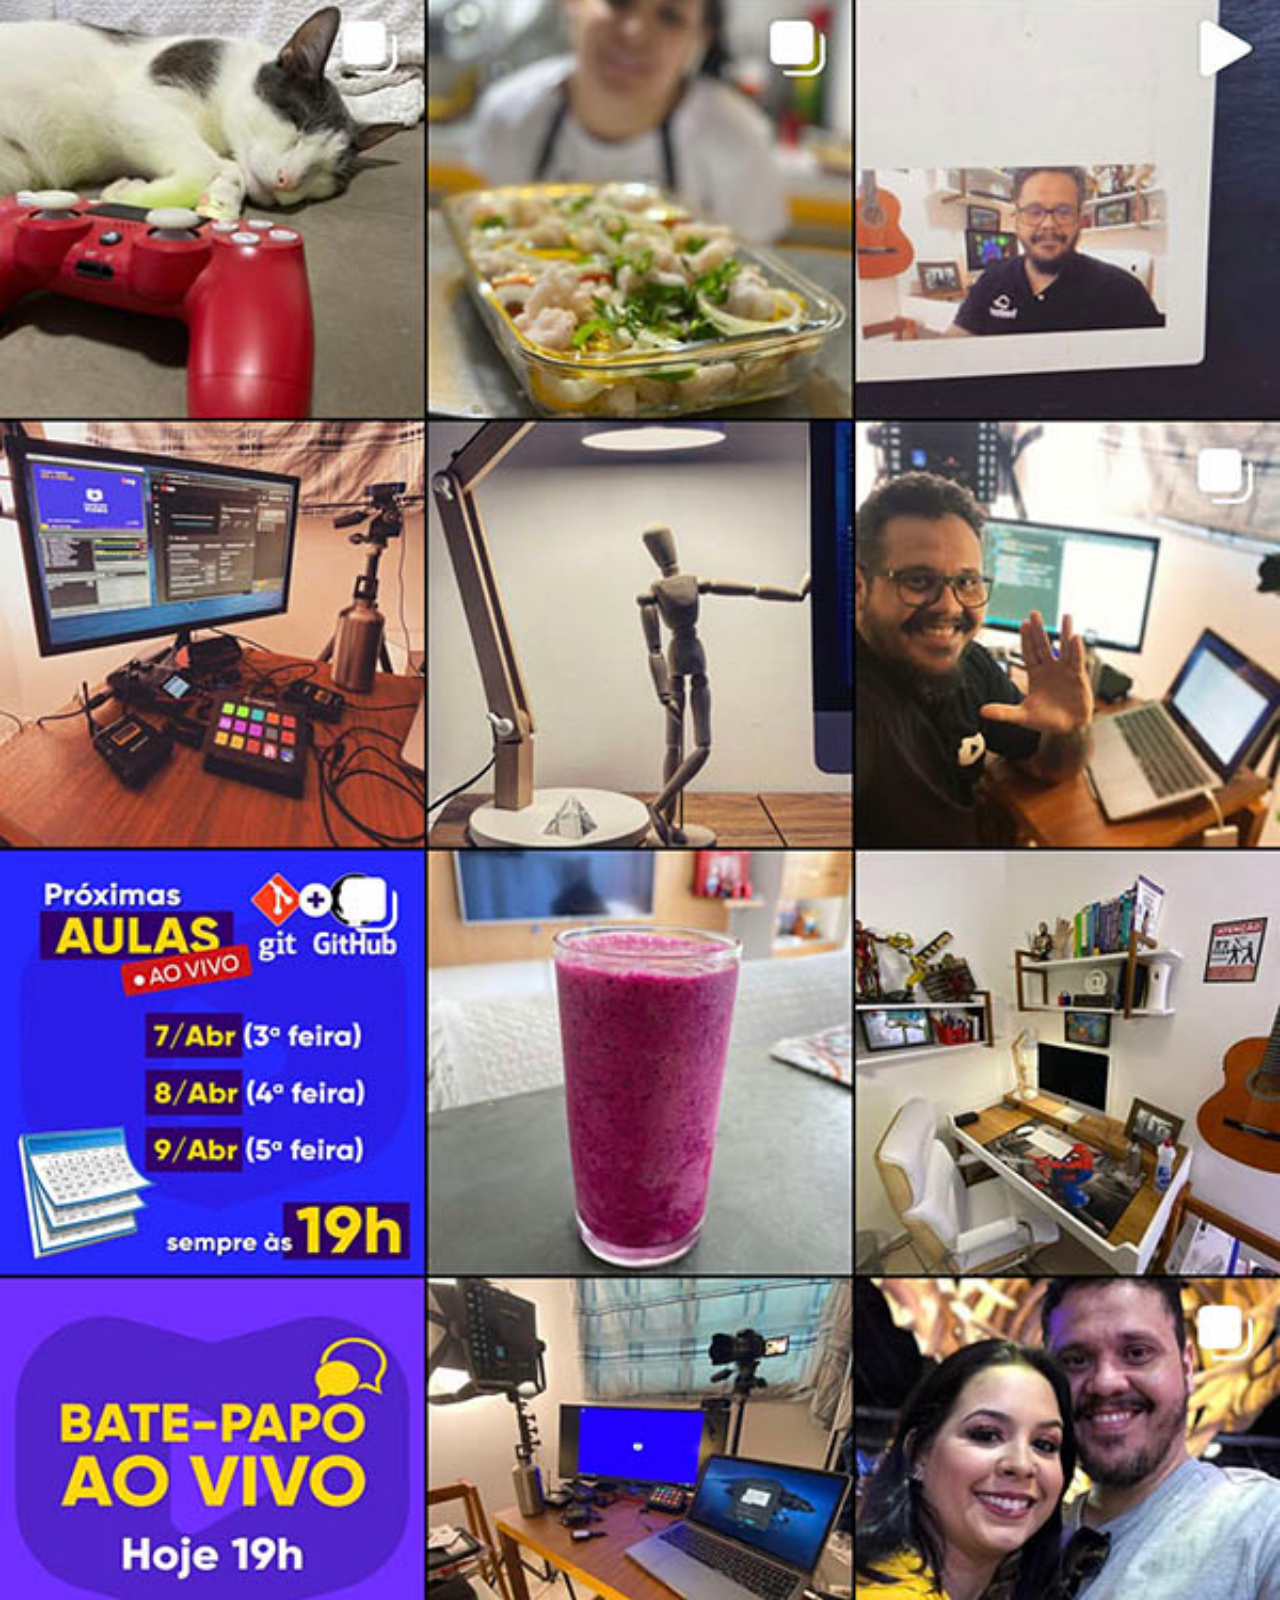
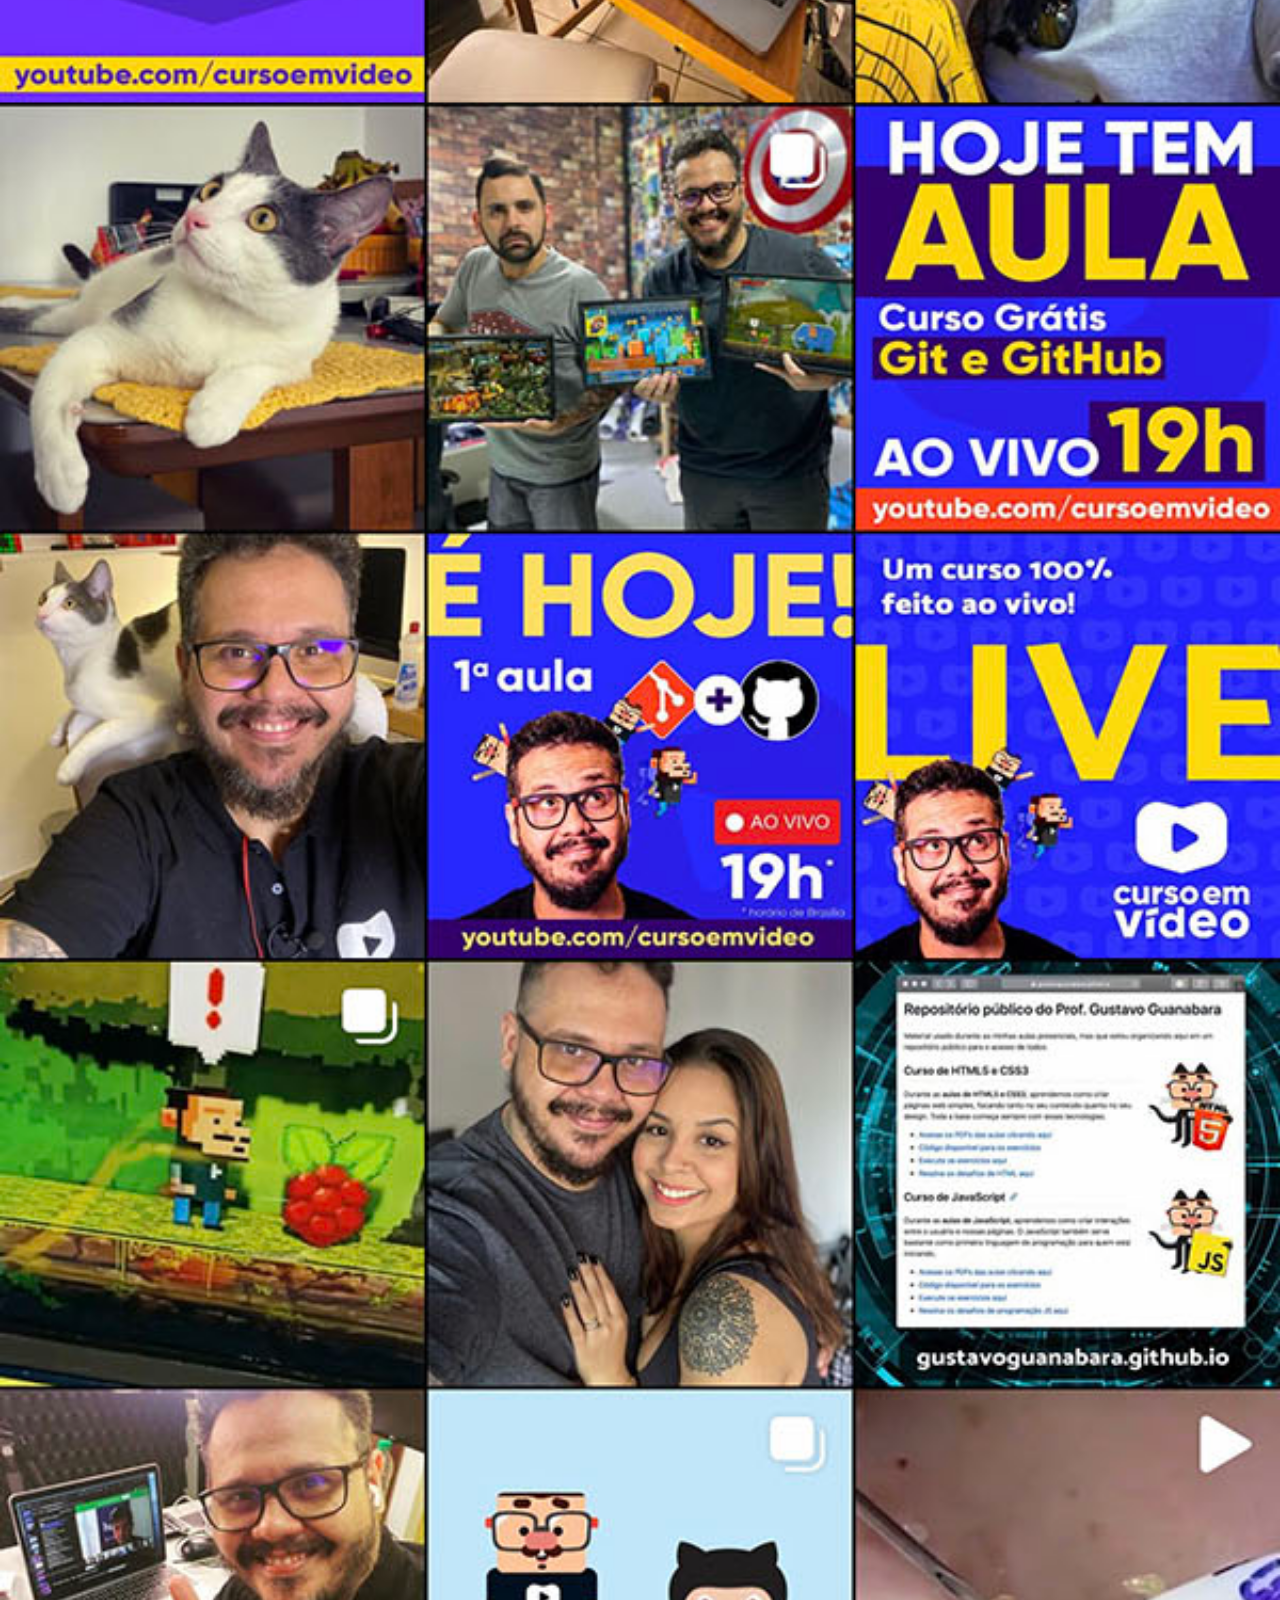
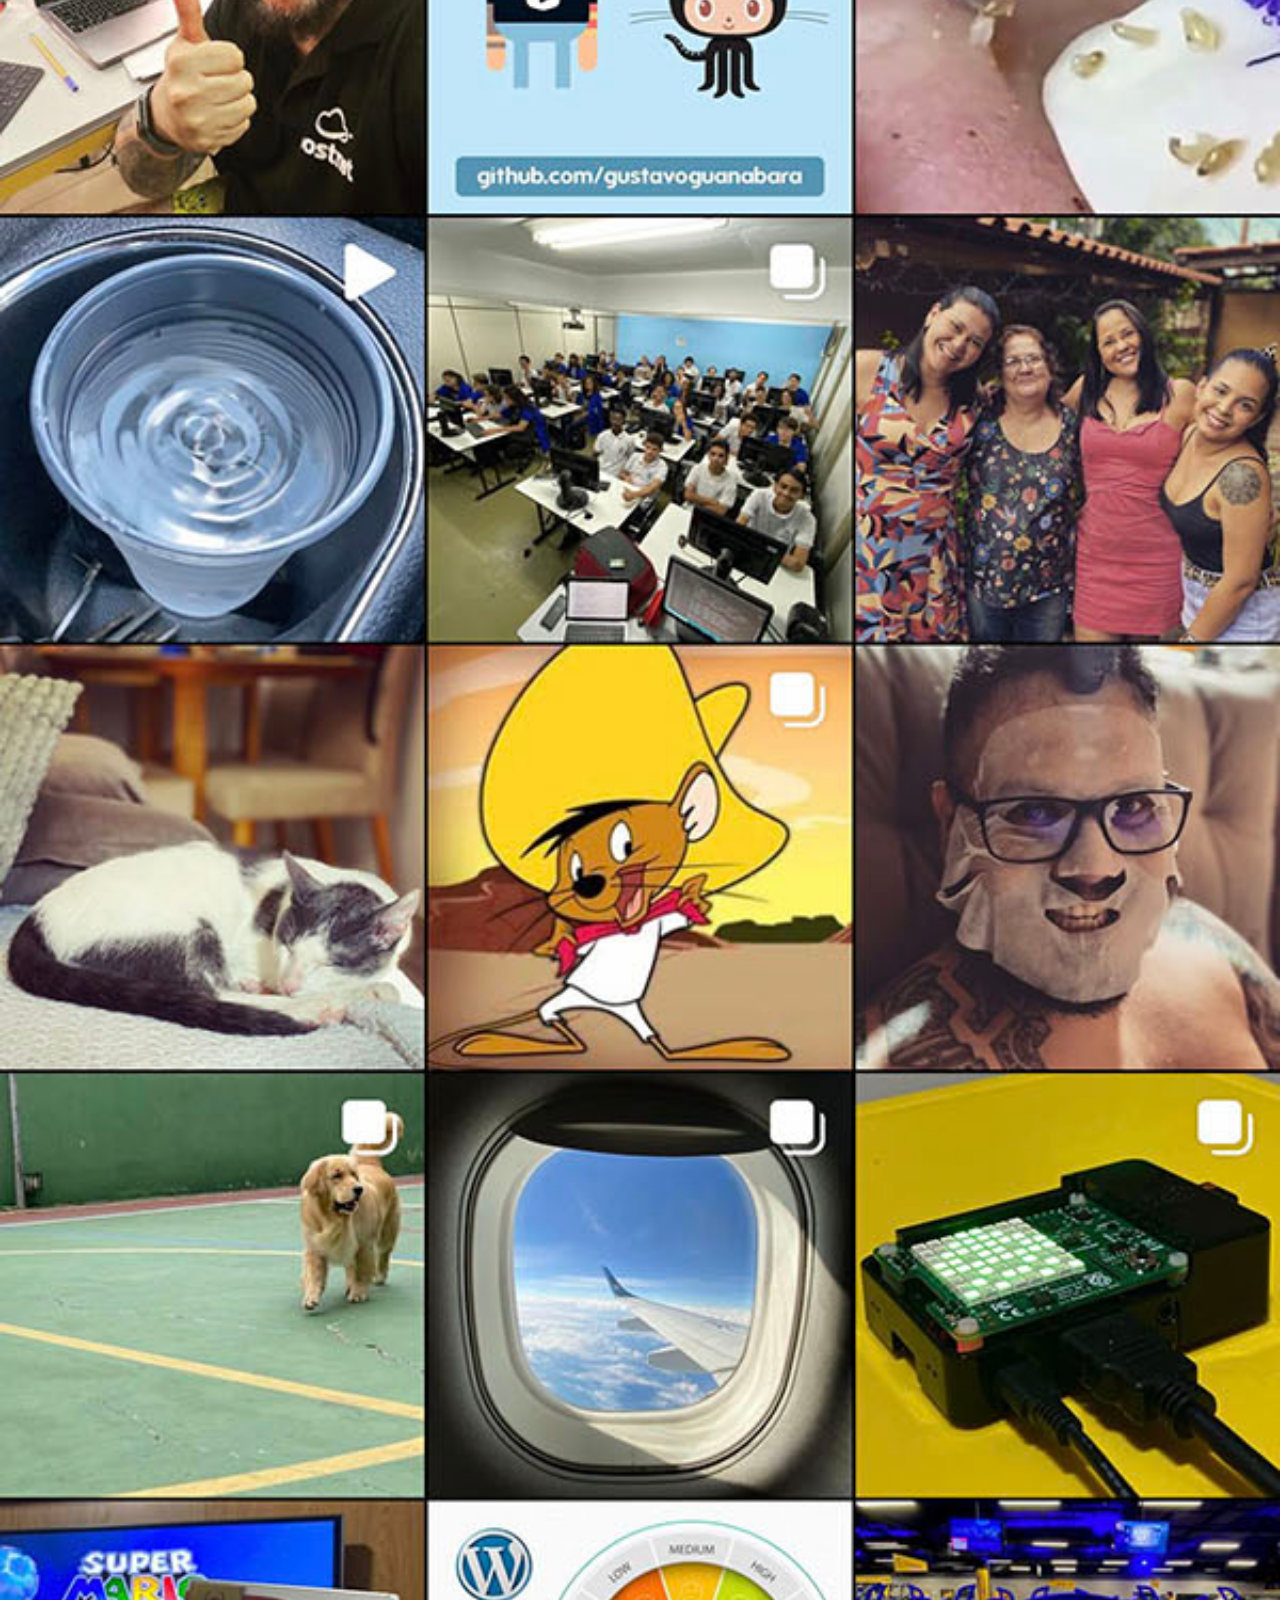
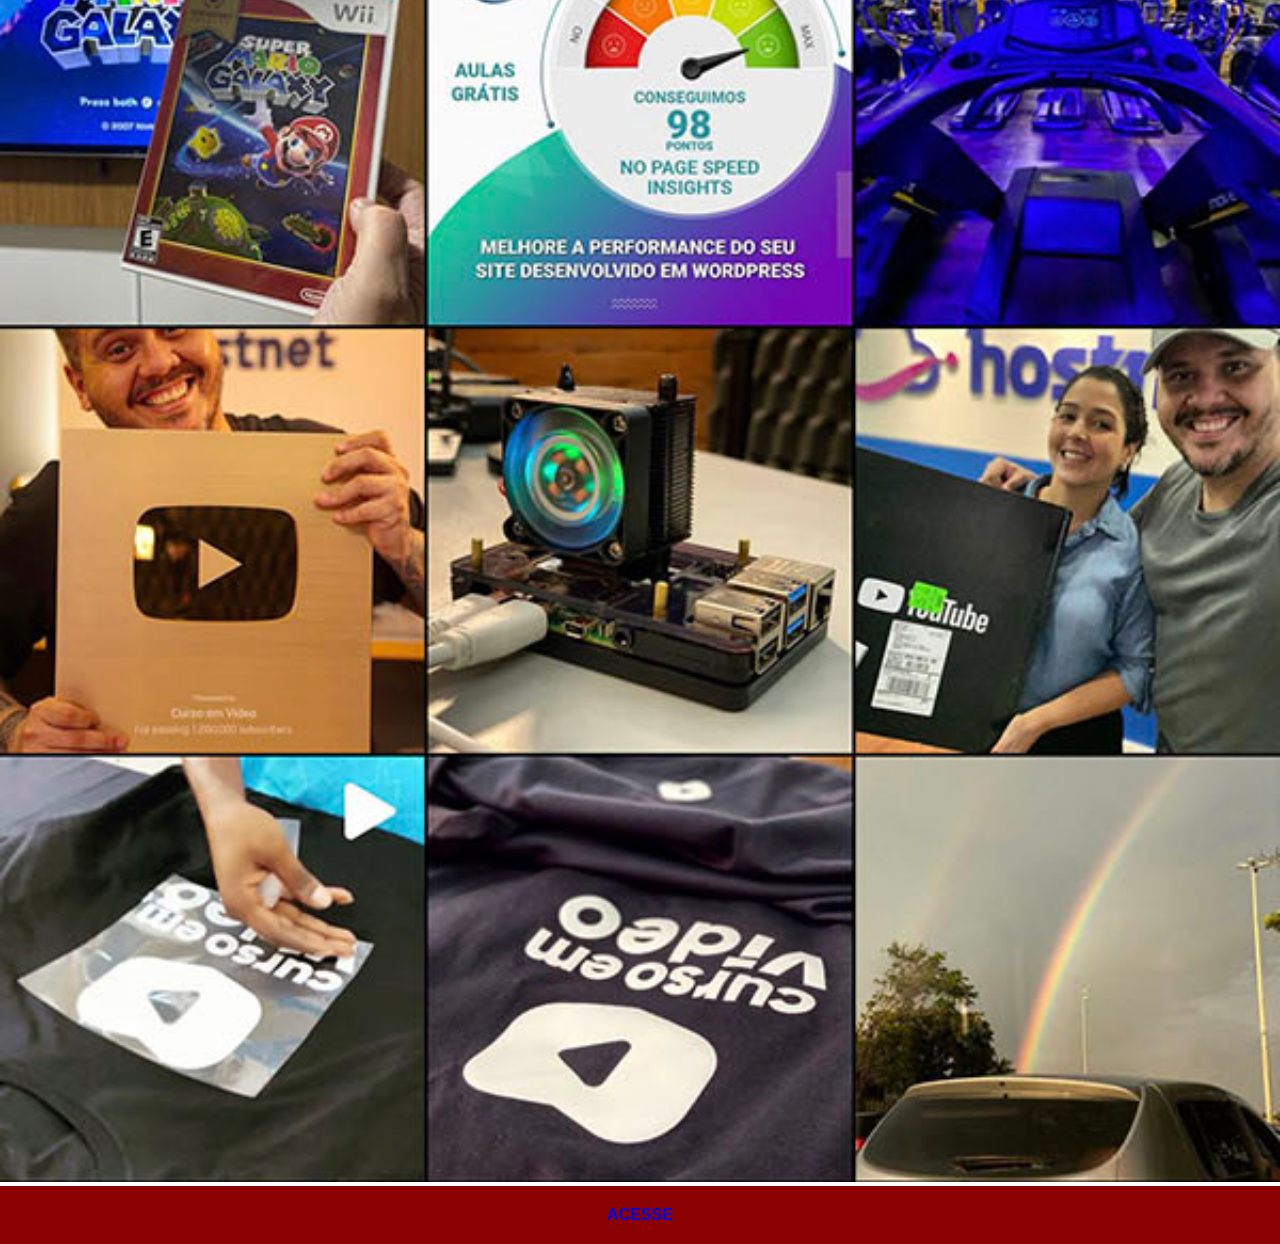
<file: instagram.html>
<!DOCTYPE html>
<html lang="pt-br">
<head>
    <meta charset="UTF-8">
    <meta name="viewport" content="width=device-width, initial-scale=1.0">
    <title>Instagram</title>
    <link rel="stylesheet" href="estilos/social.css">
</head>
<body>
    <img src="imagens/tela-instagram.jpg" alt="Instagram">
    <a href="https://www.instagram.com/gustavoguanabara" target="_blank">ACESSE</a>
</body>
</html>
</file>
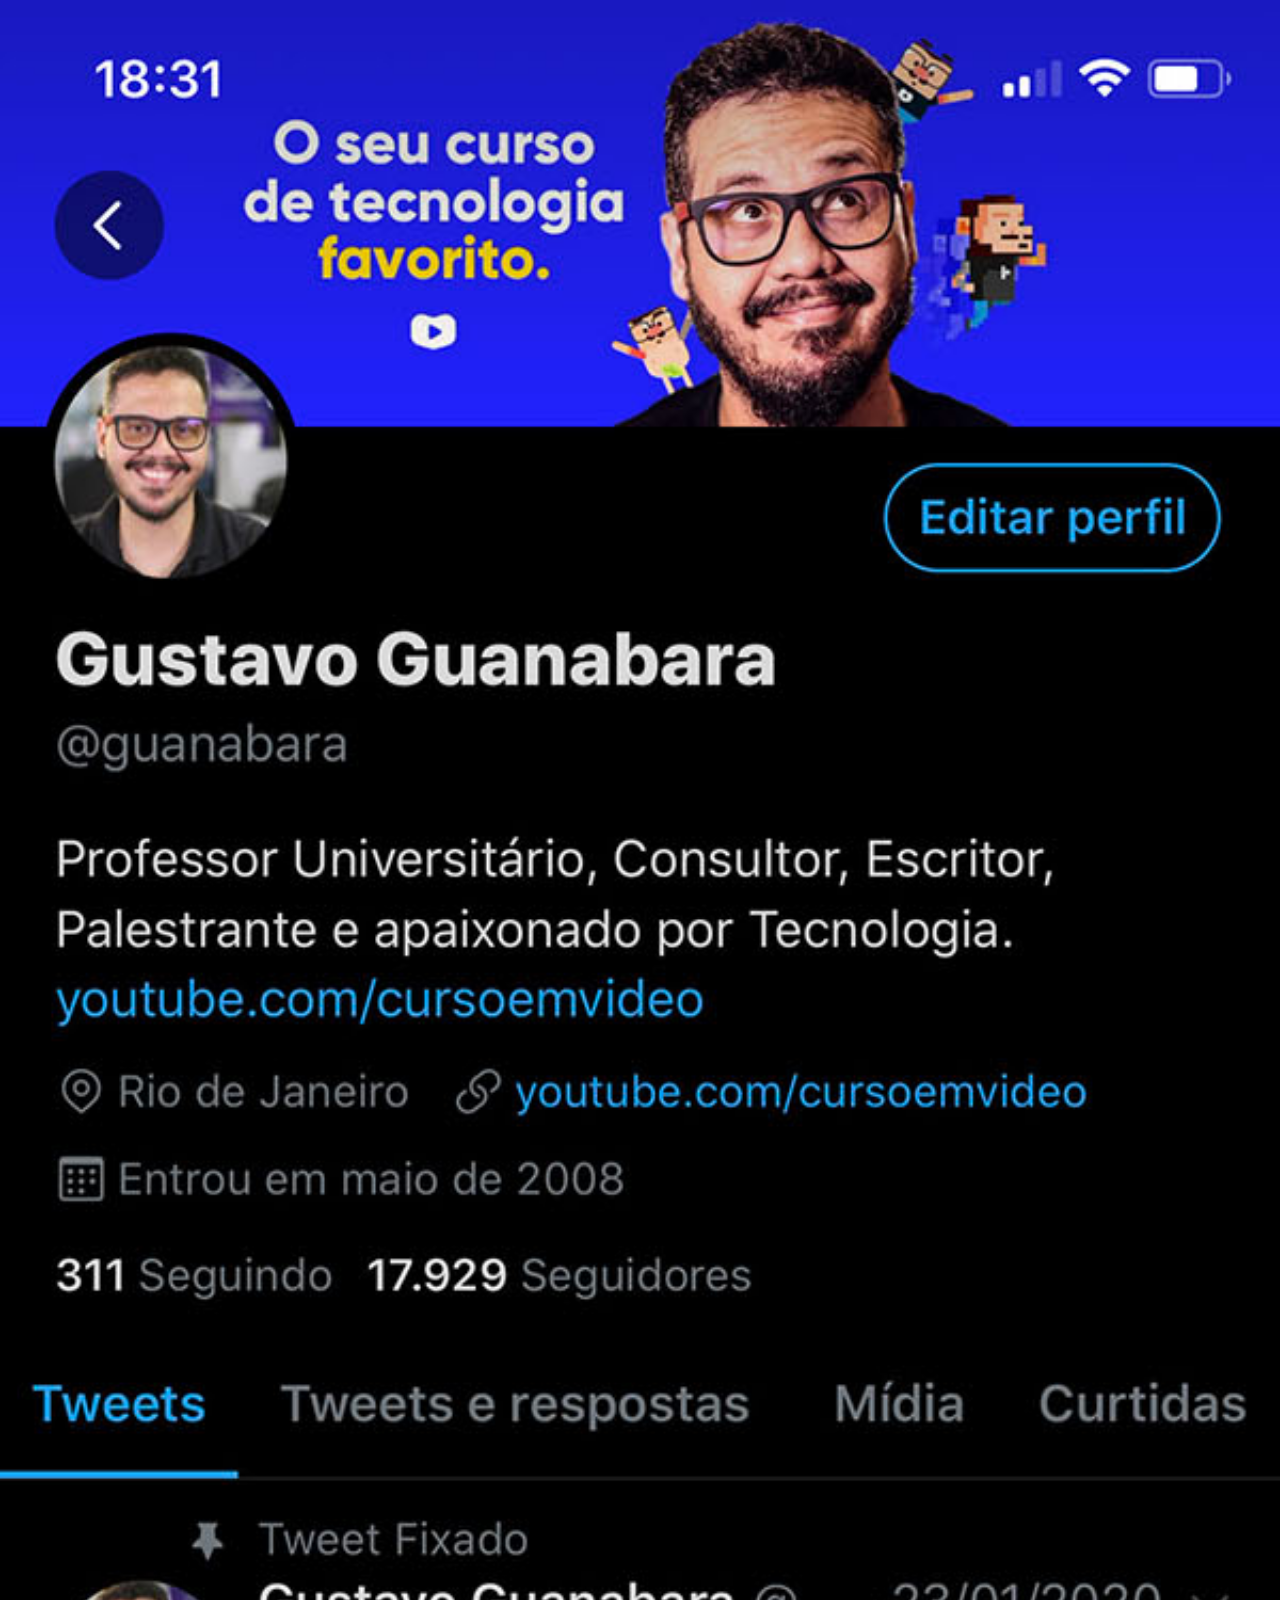
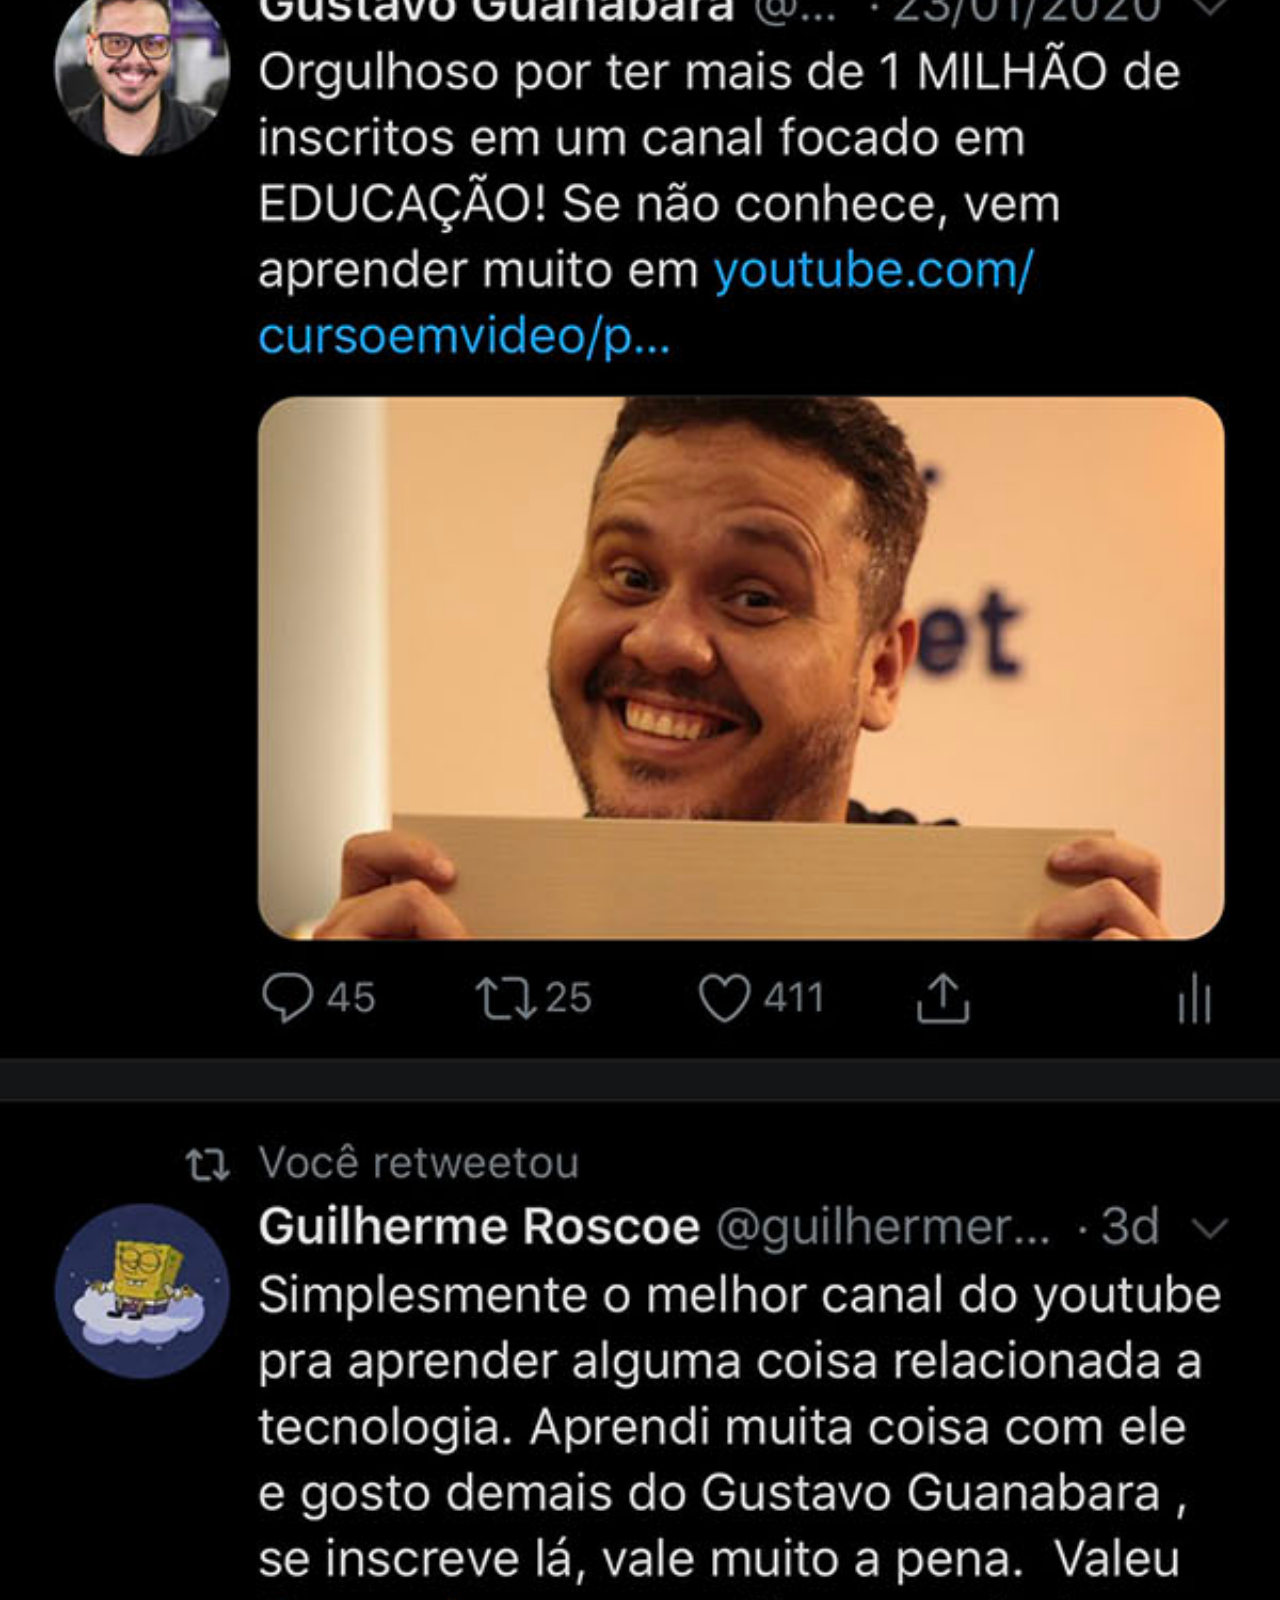
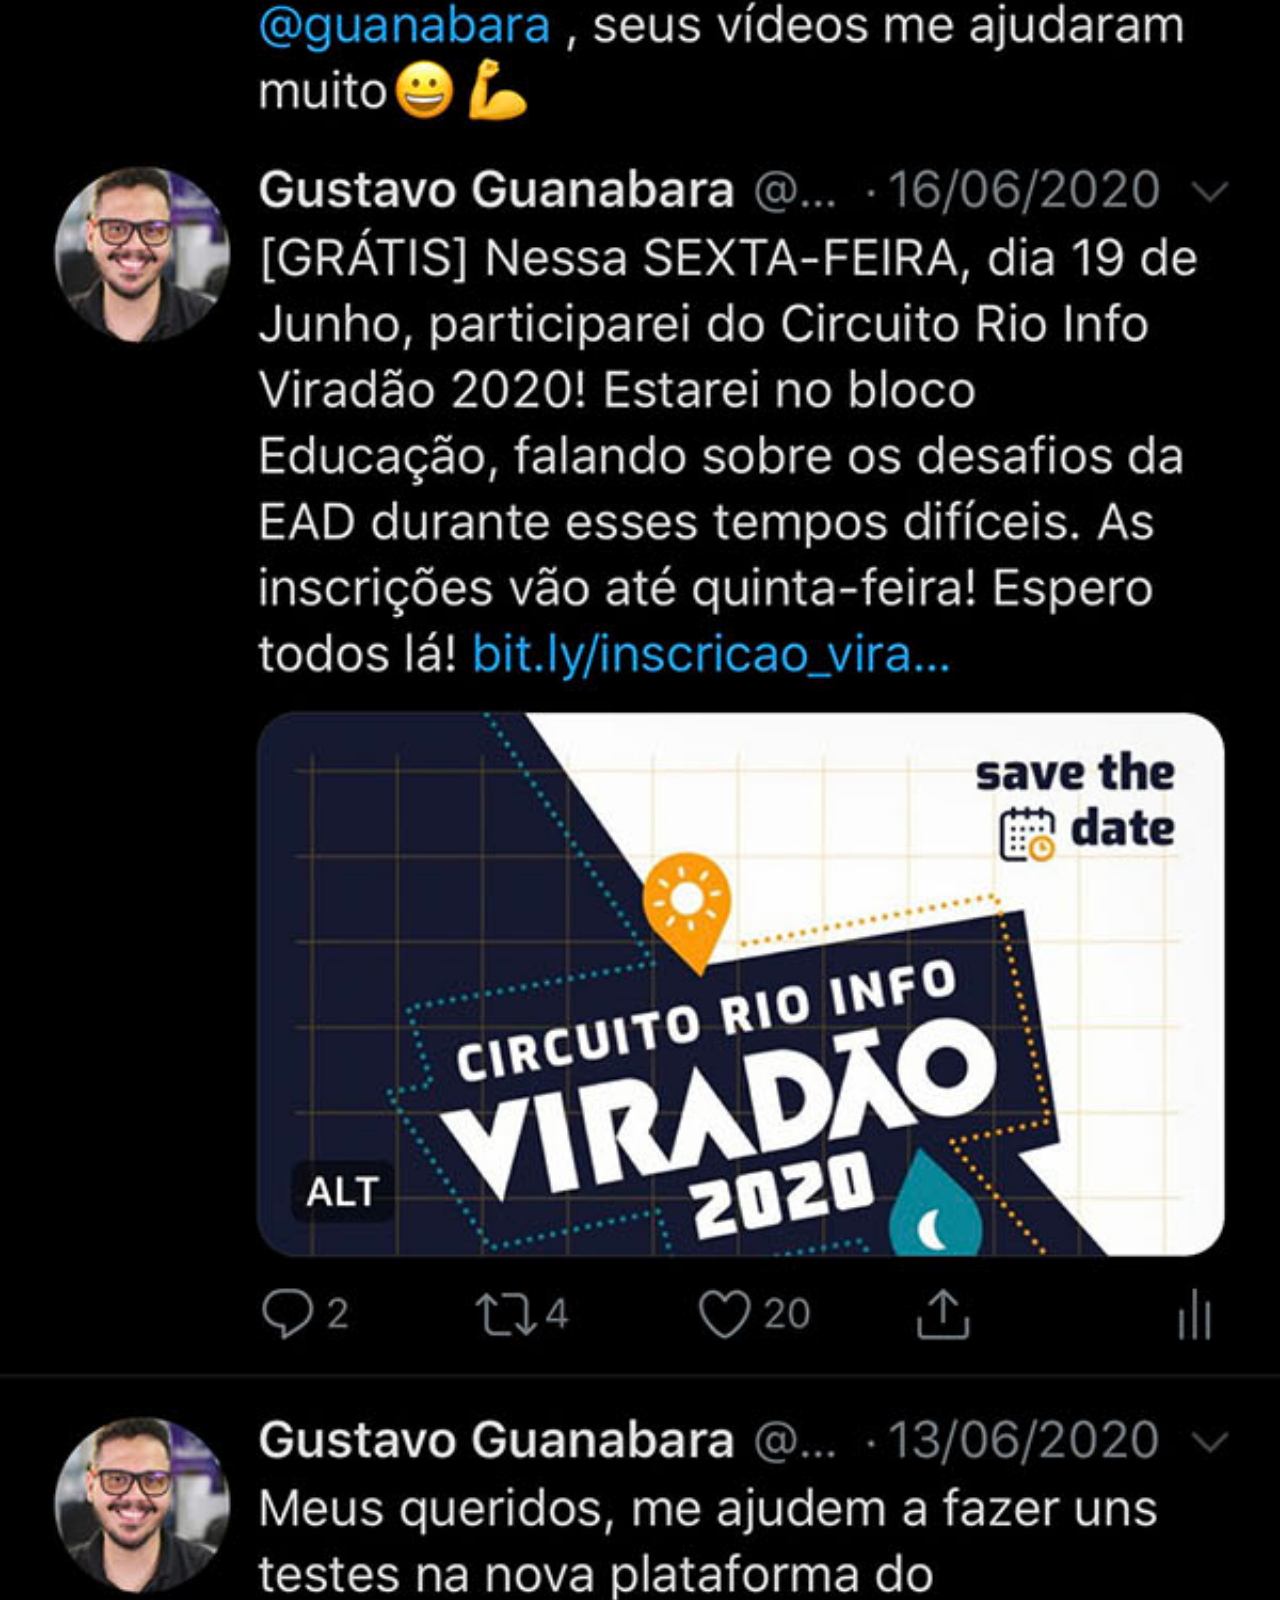
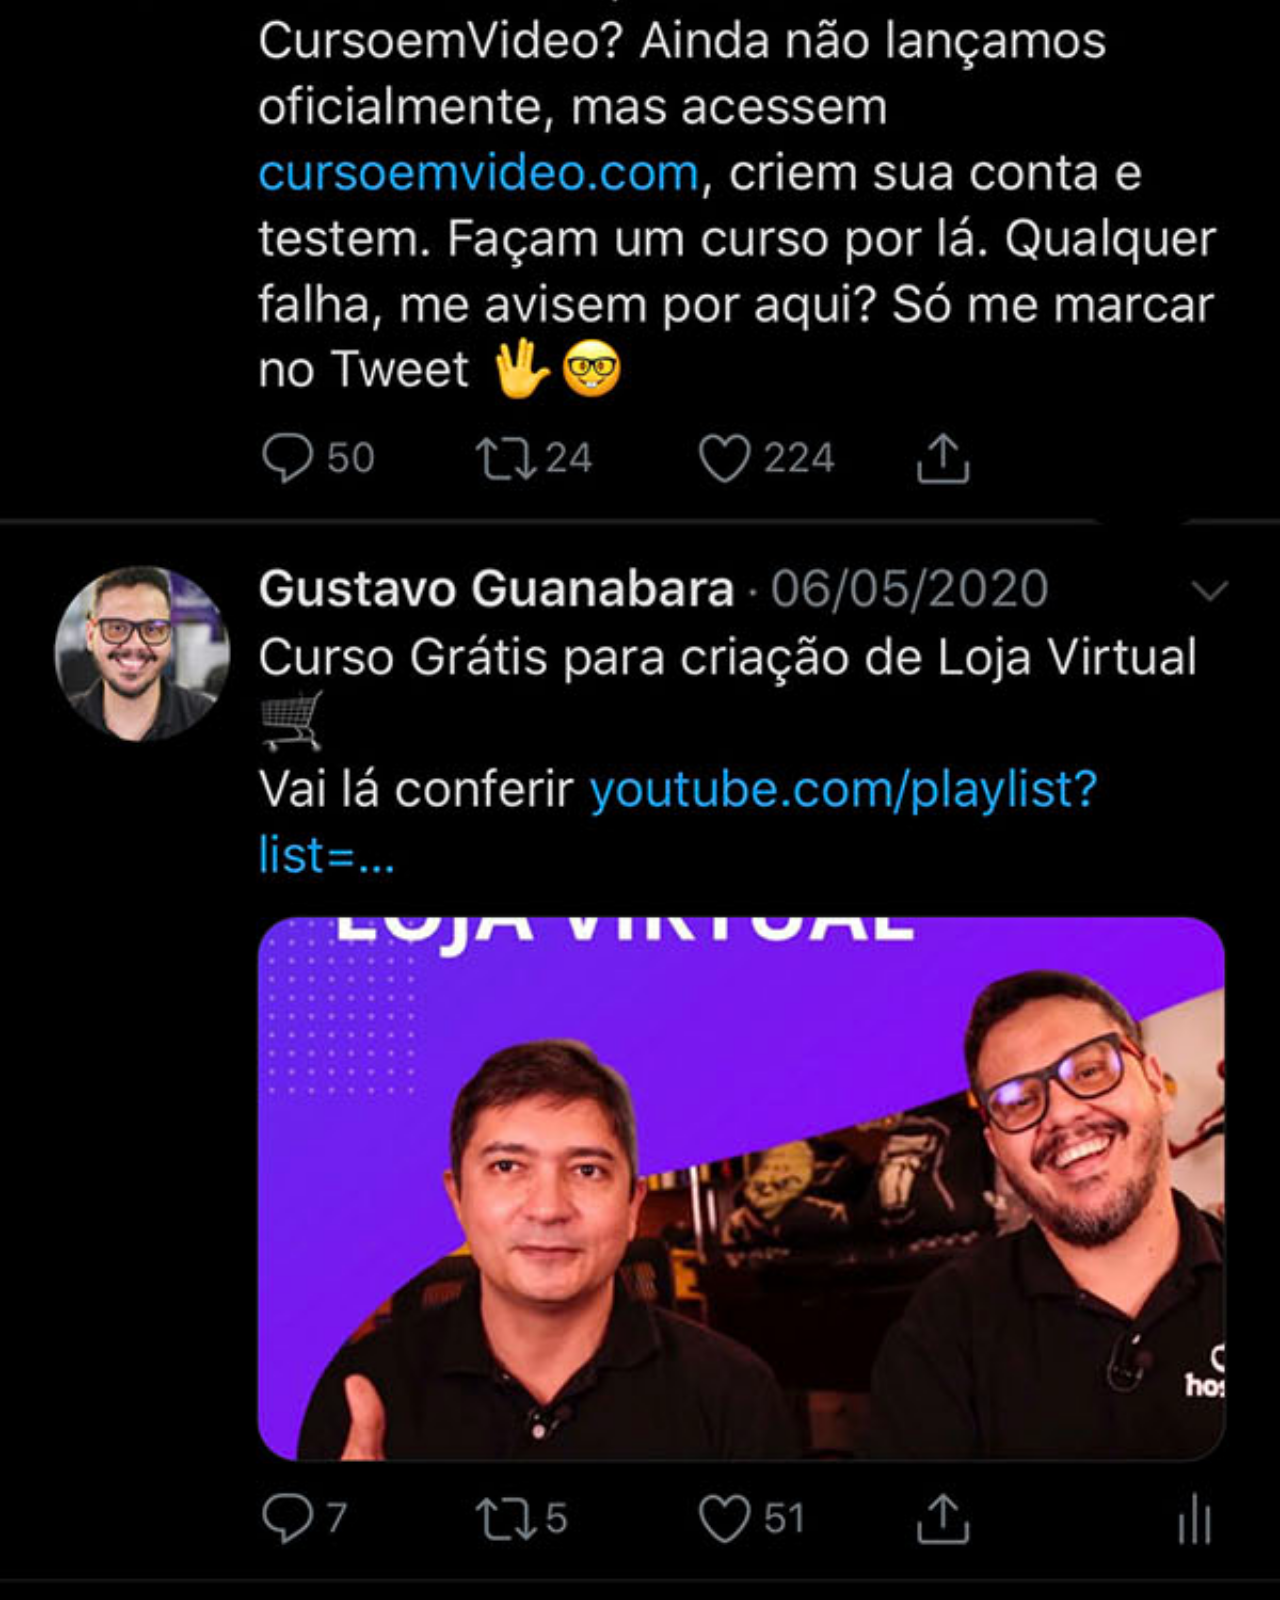
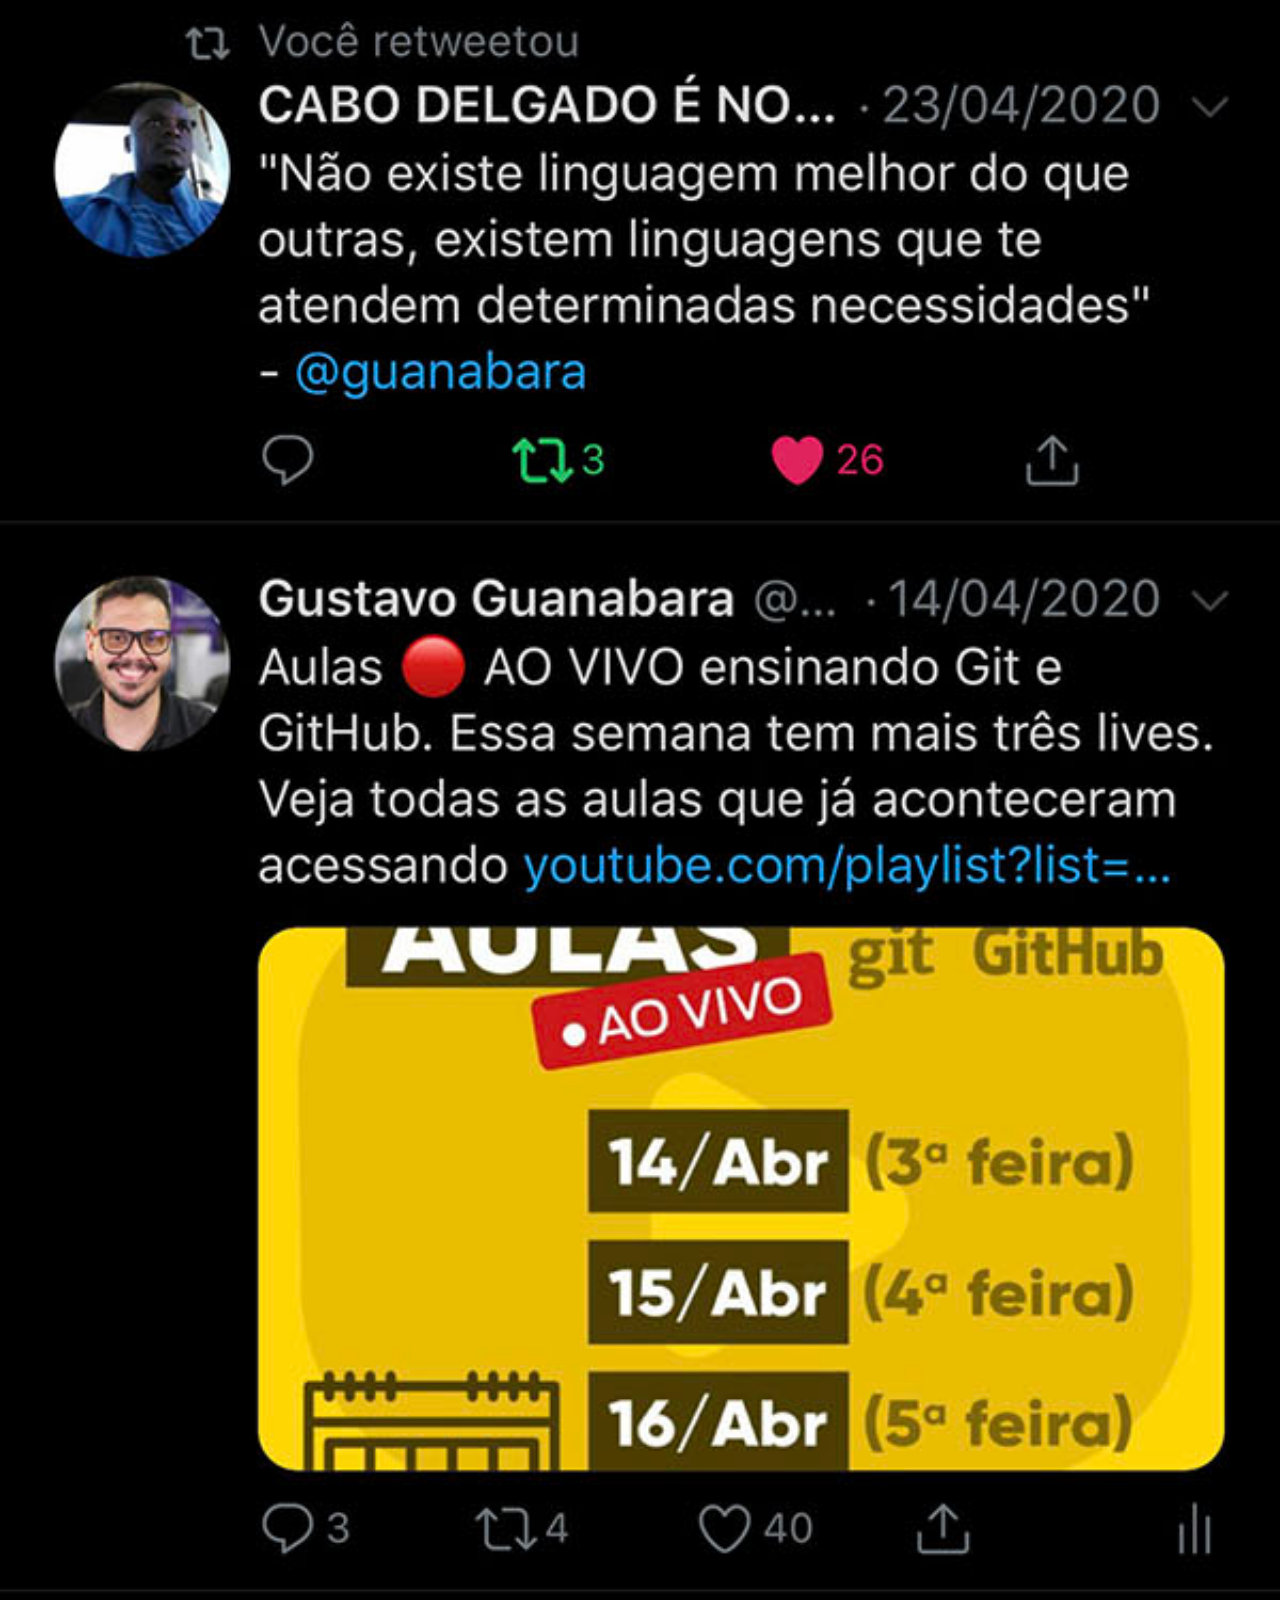
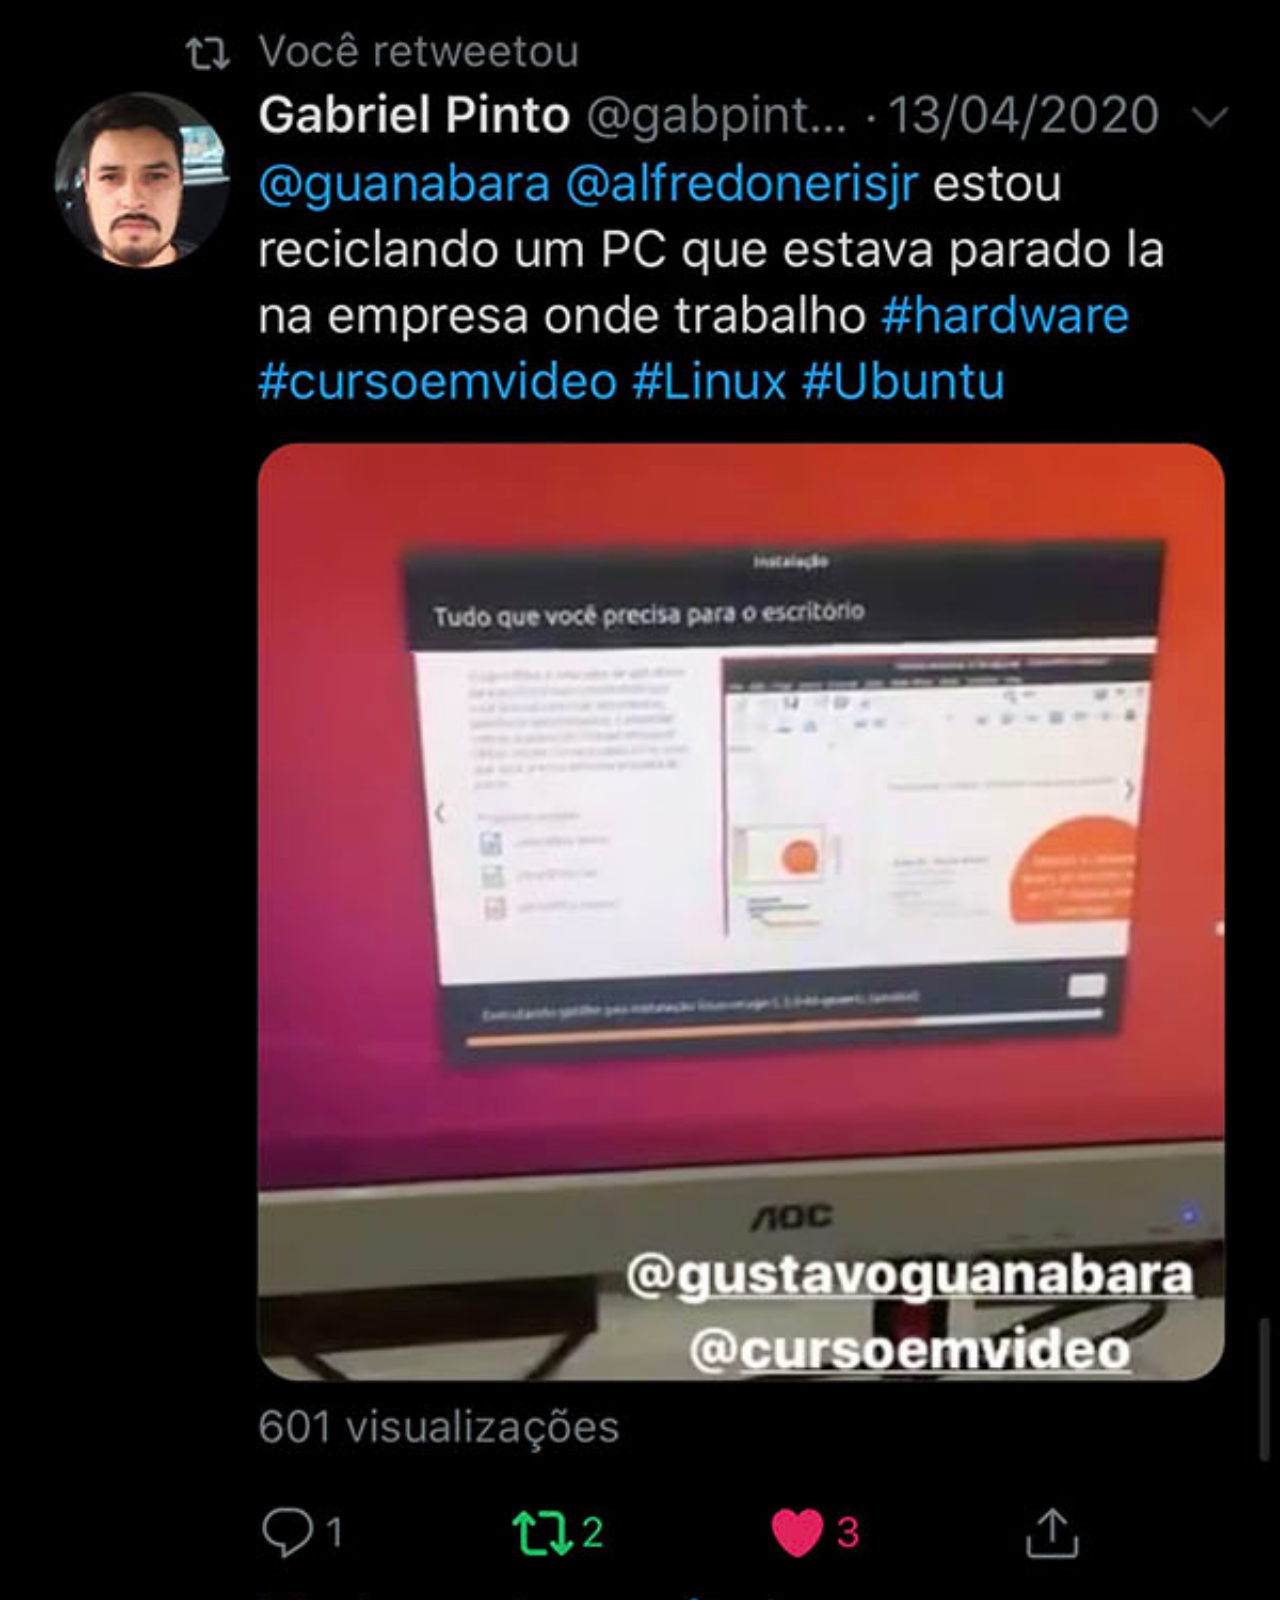
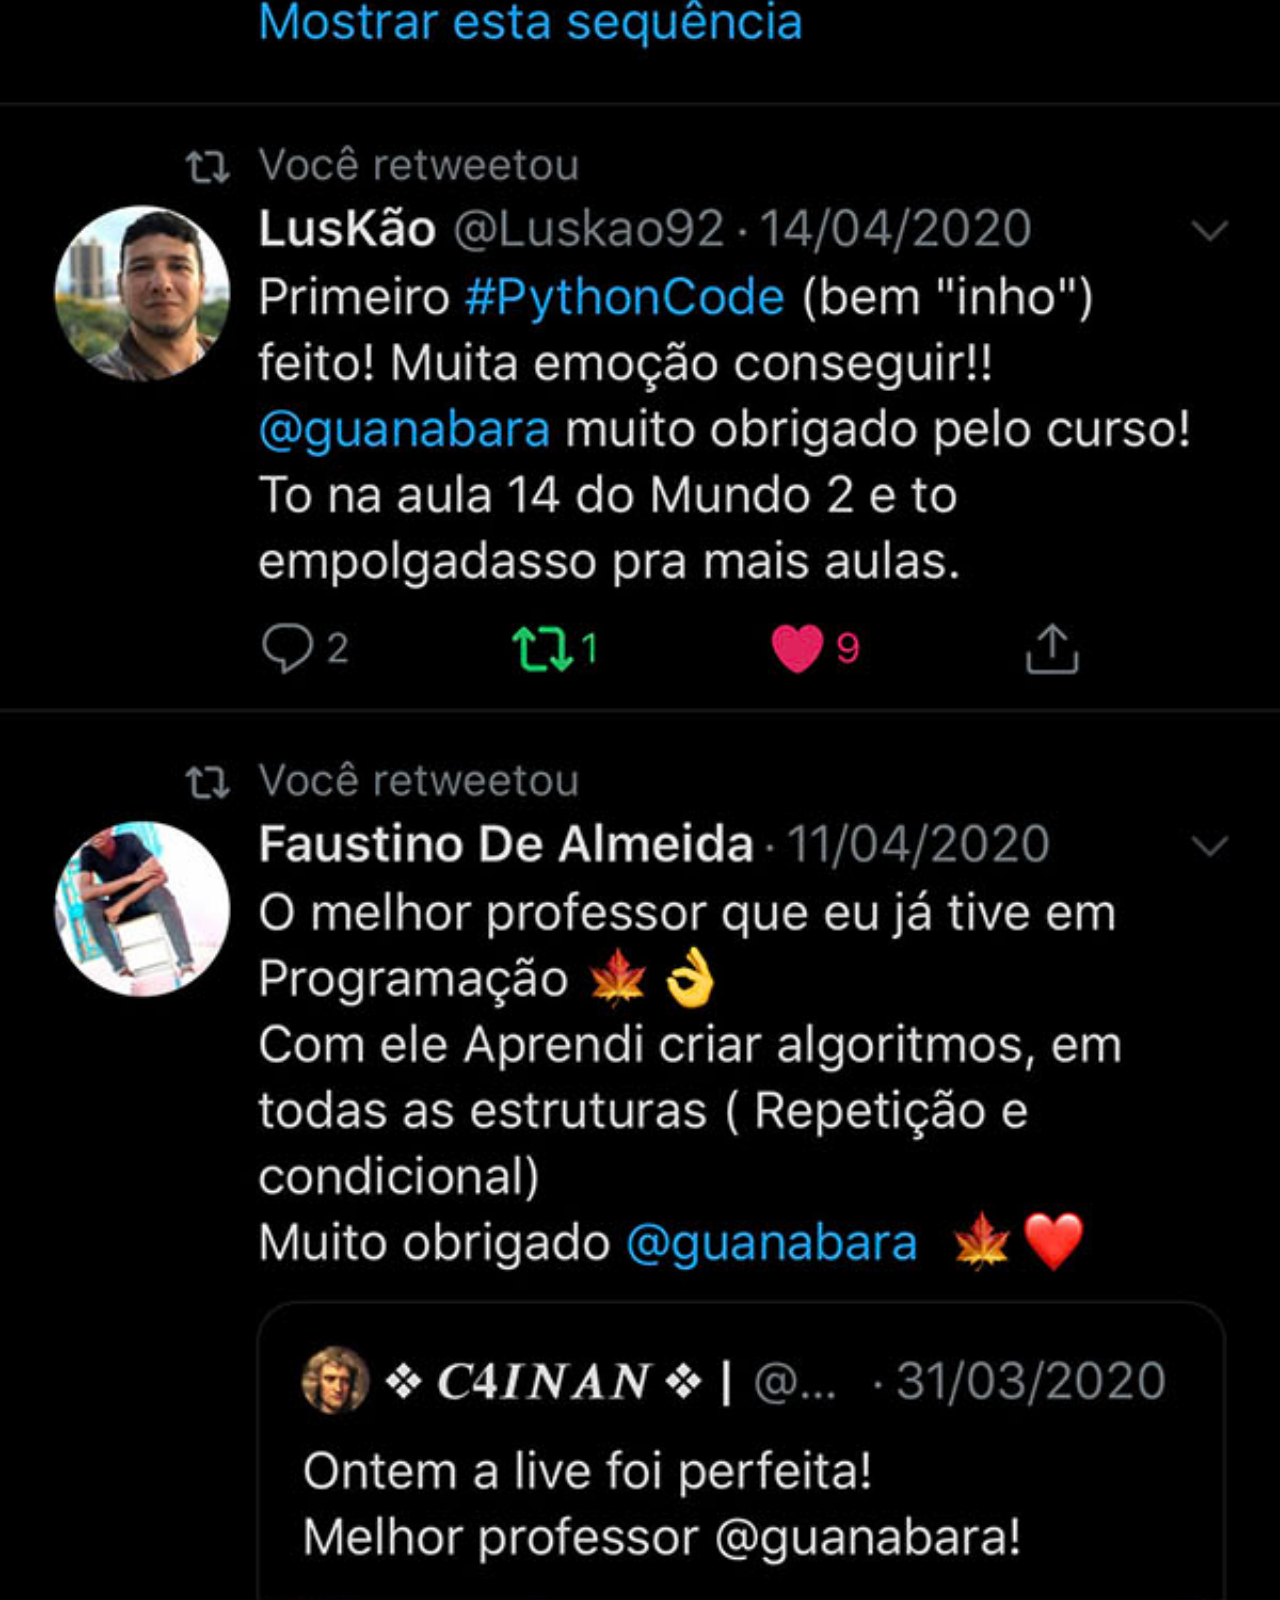
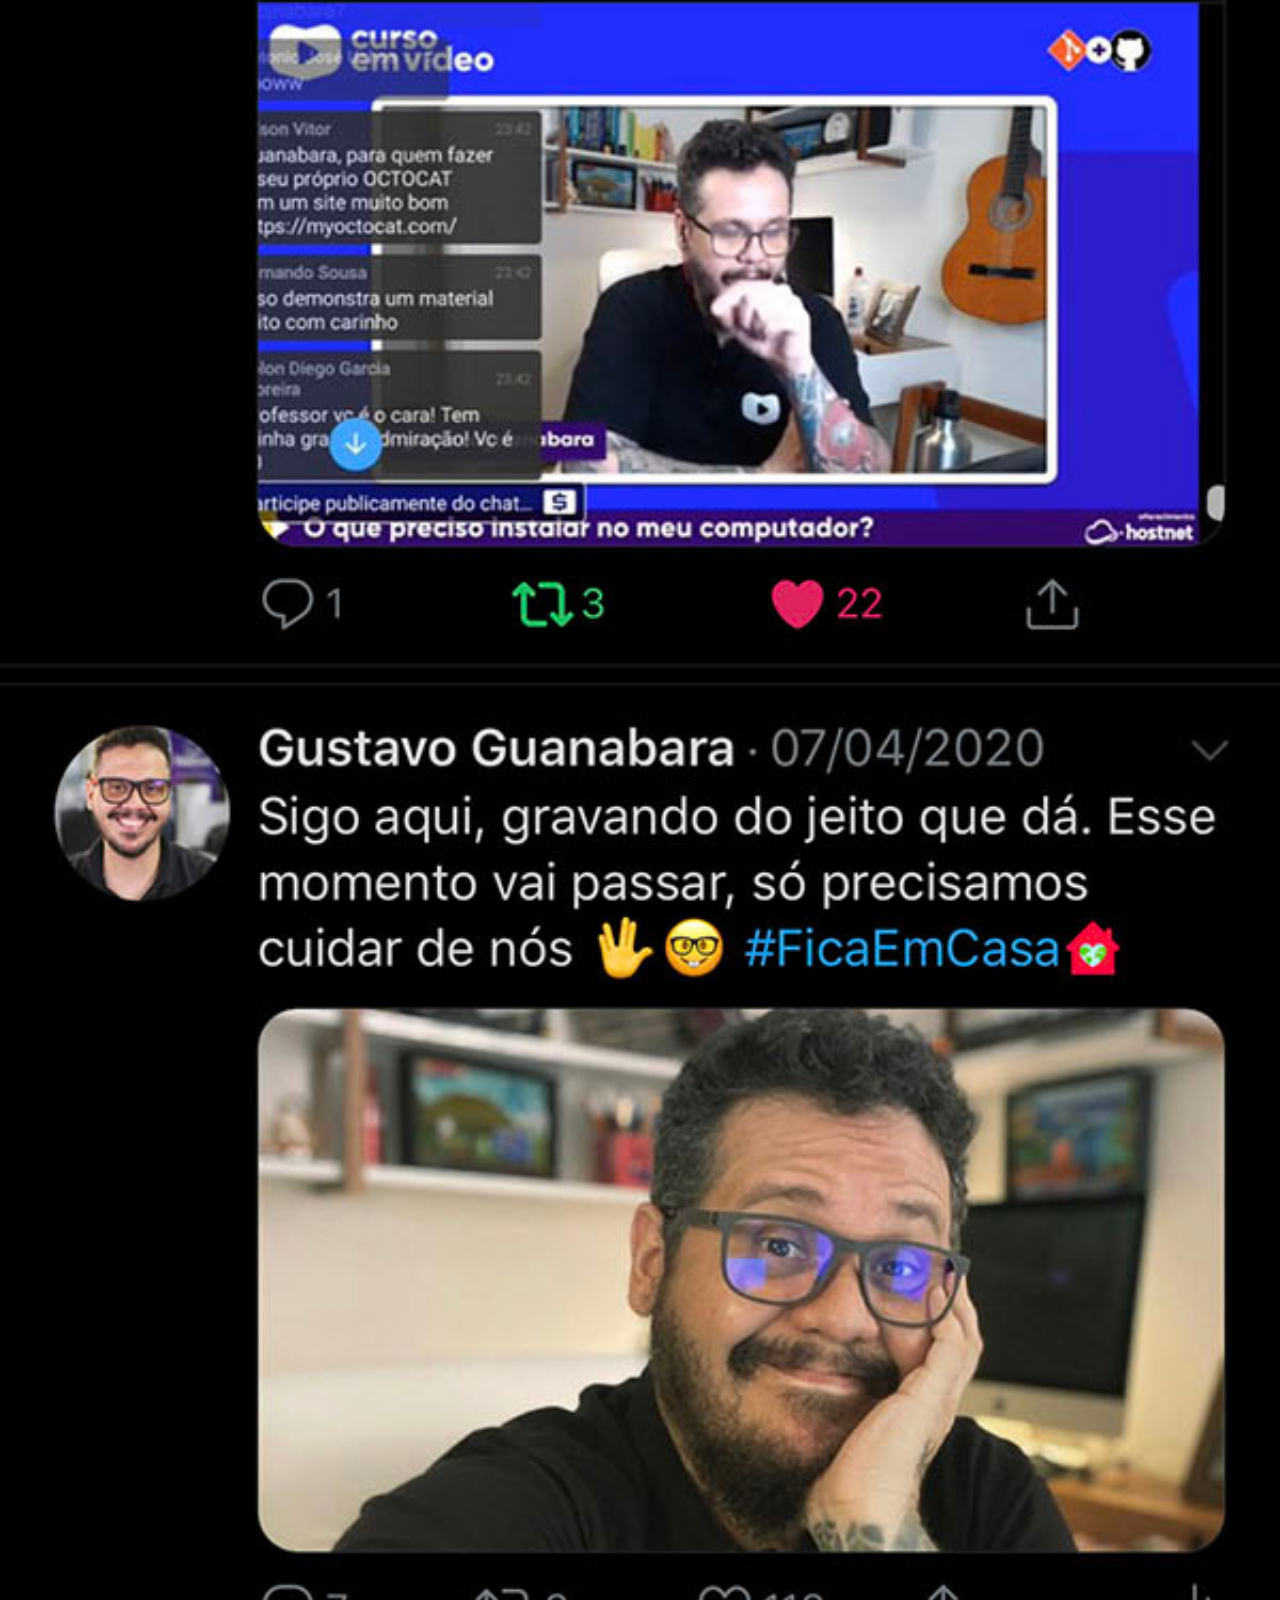
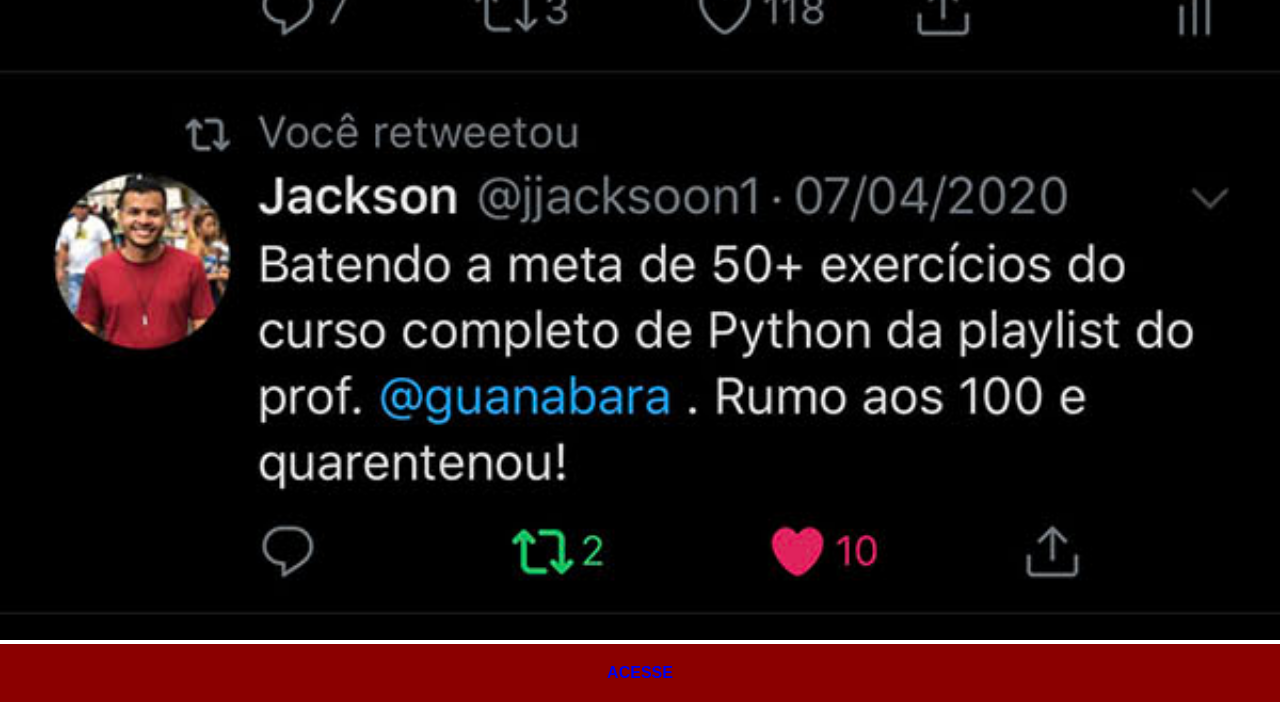
<file: twitter.html>
<!DOCTYPE html>
<html lang="pt-br">
<head>
    <meta charset="UTF-8">
    <meta name="viewport" content="width=device-width, initial-scale=1.0">
    <title>Twitter</title>
    <link rel="stylesheet" href="estilos/social.css">
</head>
<body>
    <img src="imagens/tela-twitter.jpg" alt="Twitter">
    <a href="https://twitter.com/guanabara" target="_blank">ACESSE</a>
</body>
</html>
</file>
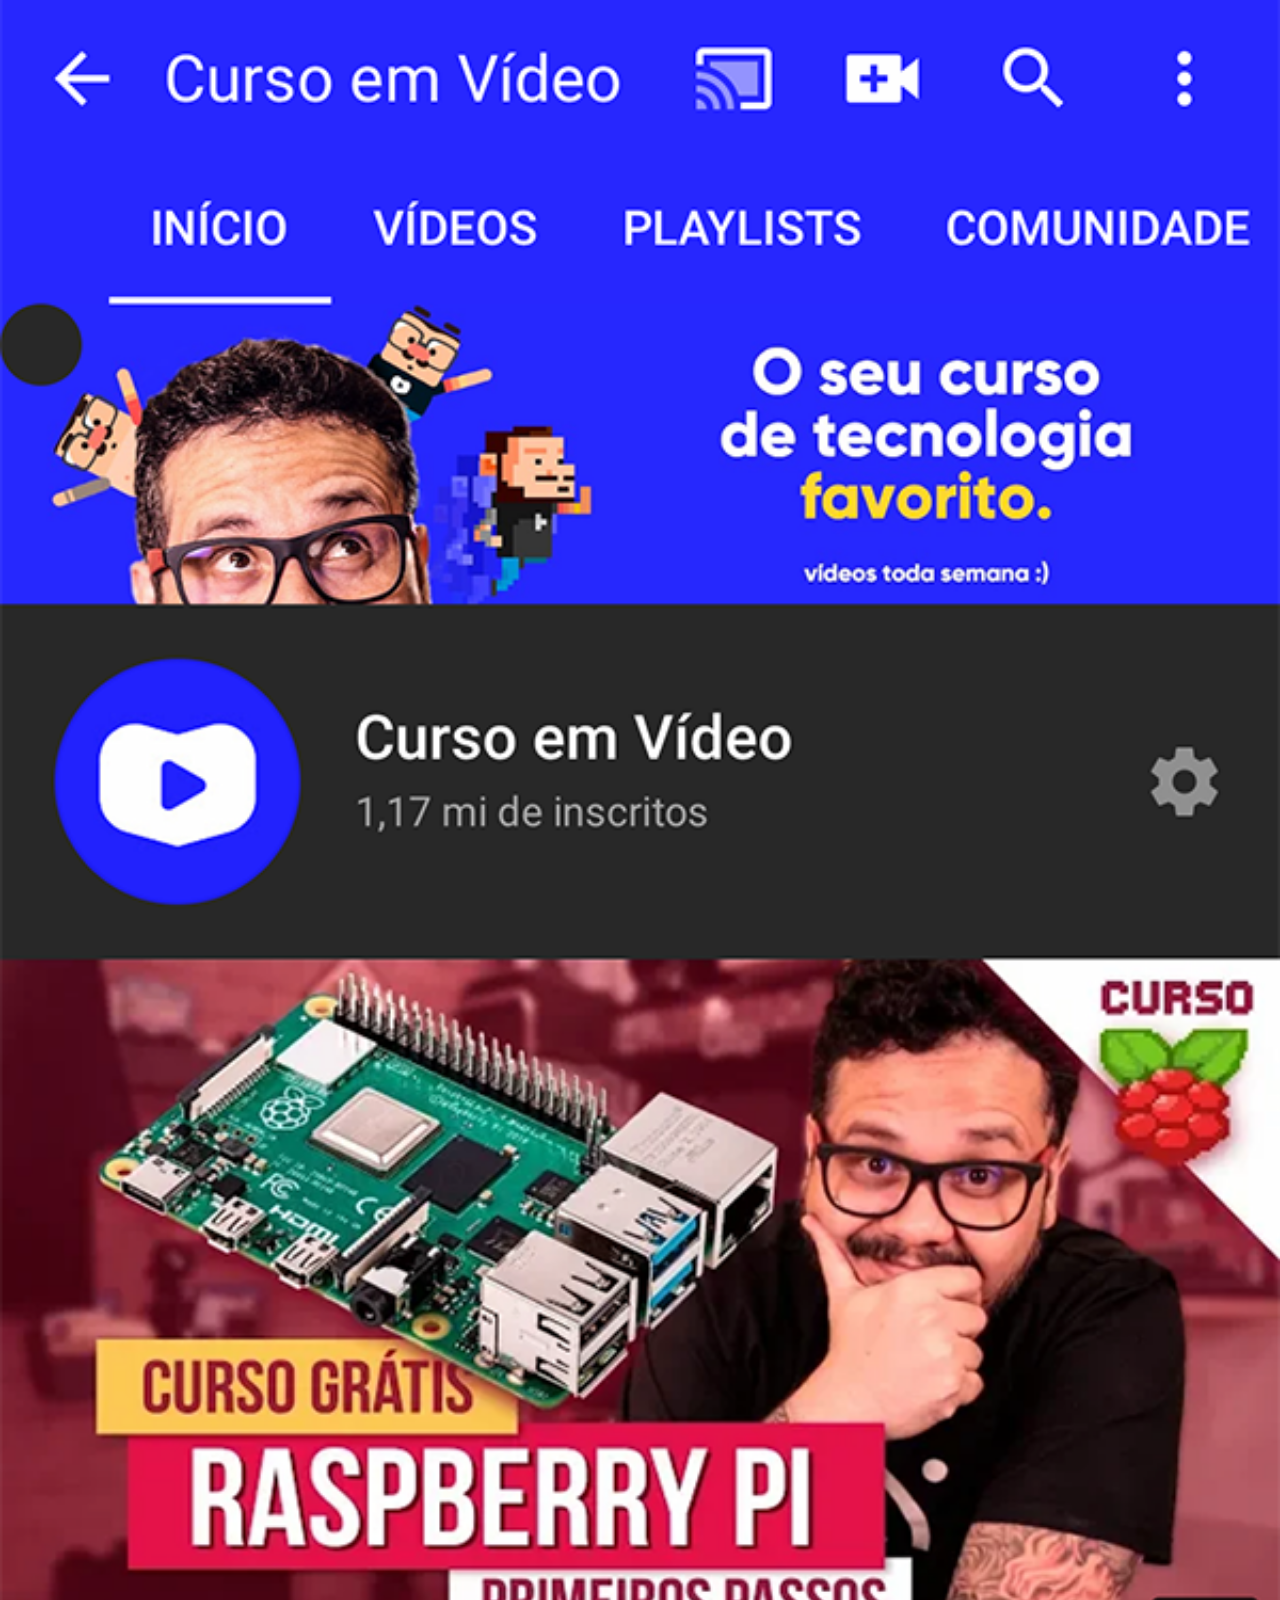
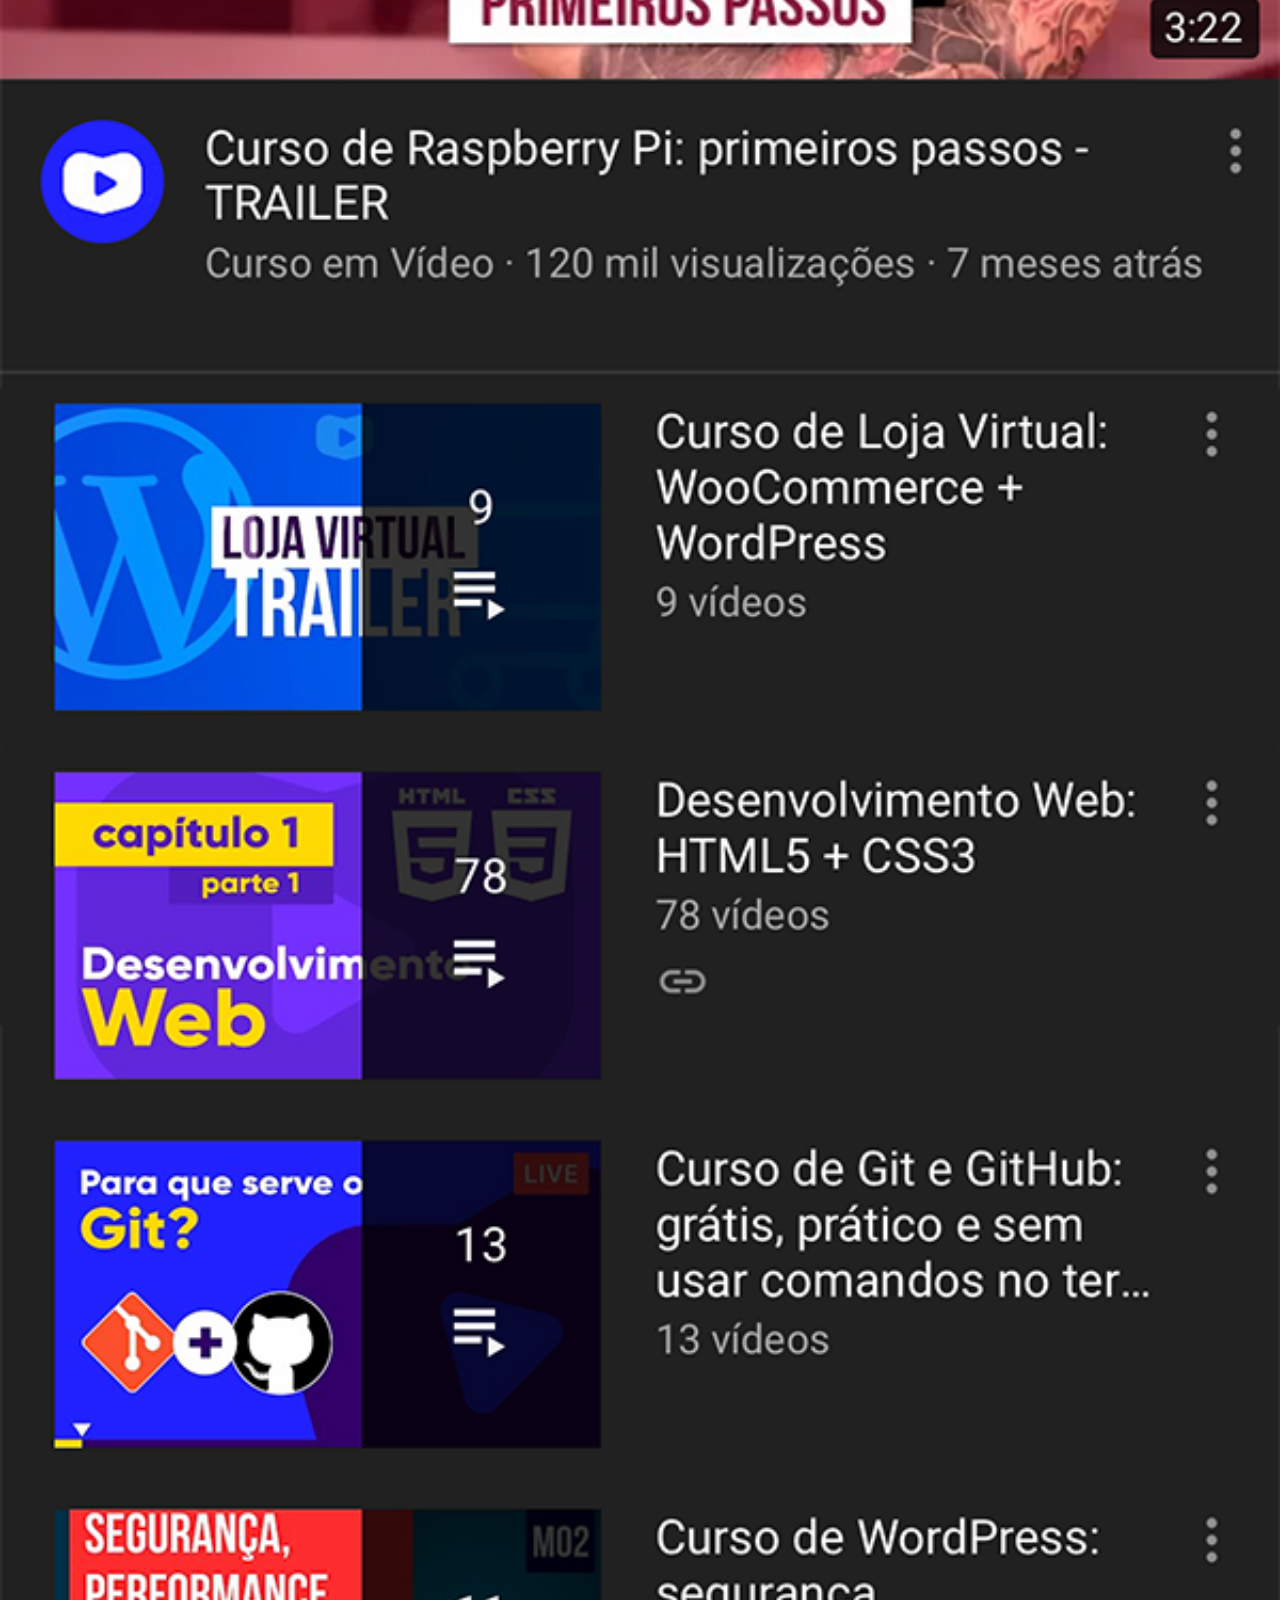
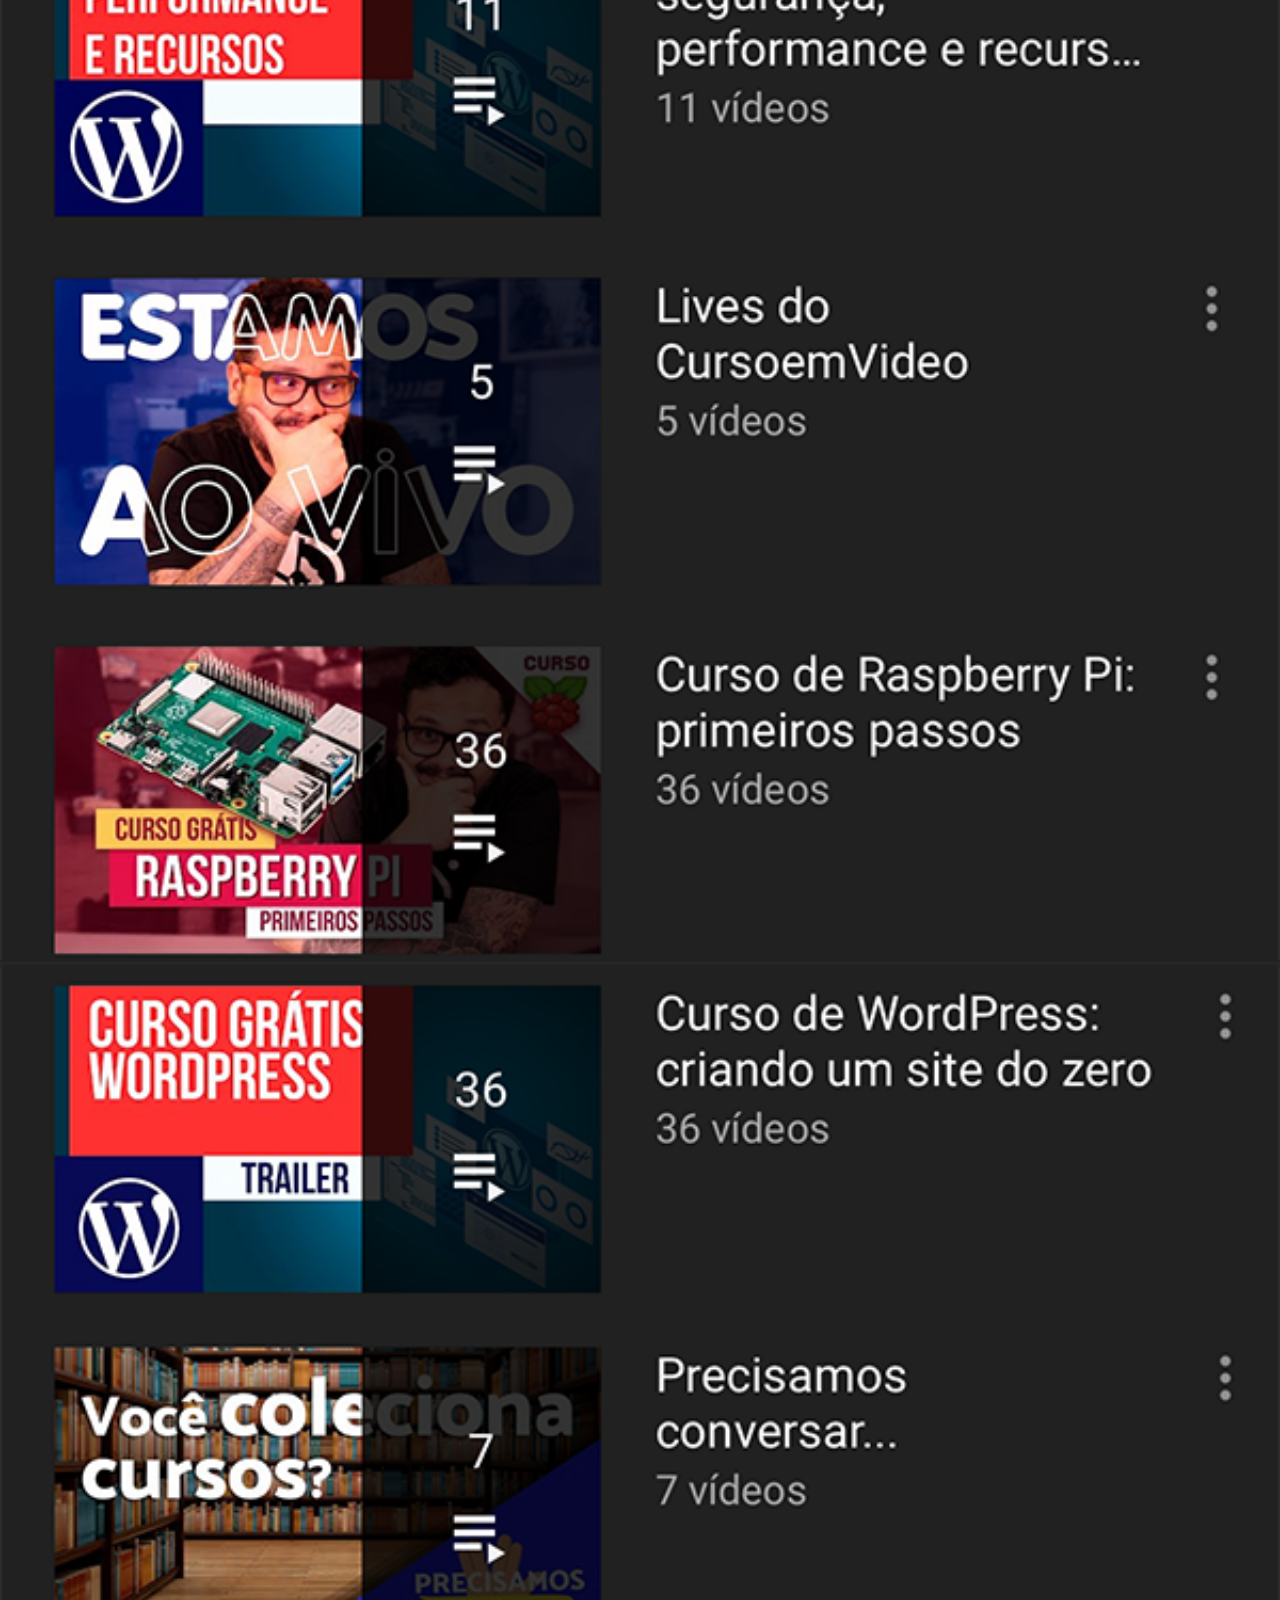
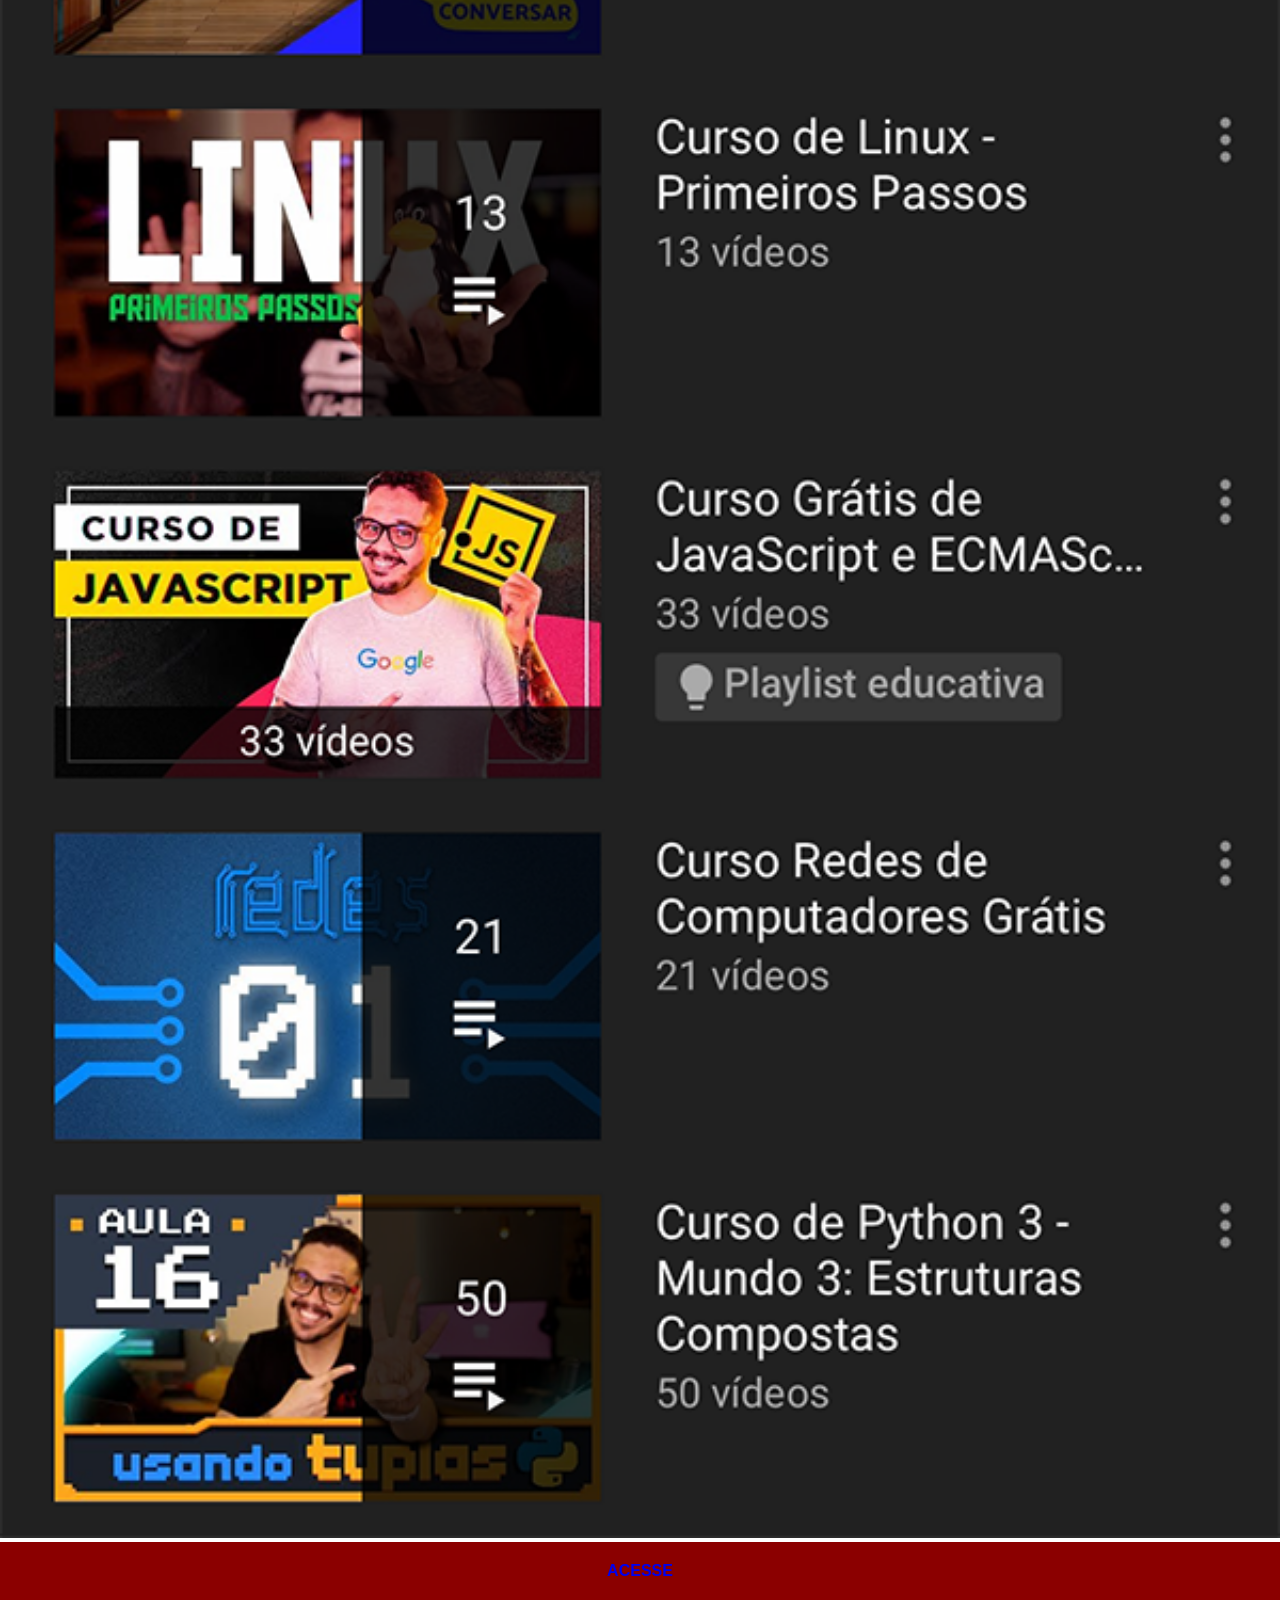
<file: youtube.html>
<!DOCTYPE html>
<html lang="pt-br">
<head>
    <meta charset="UTF-8">
    <meta name="viewport" content="width=device-width, initial-scale=1.0">
    <title>Youtube</title>
    <link rel="stylesheet" href="estilos/social.css">
    
</head>
<body>
    <img src="imagens/tela-youtube.png" alt="Youtube">
    <a href="https://www.youtube.com/@cursoemvideo/playlists" target="_blank">ACESSE</a>
</body>
</html>
</file>
<file: estilos/style.css>
@charset "UTF-8";
* {
    margin: 0px;
    padding: 0px;
    font-family: Arial, Helvetica, sans-serif;
}

html {
    height: 100%;
}

body {
    min-height: 100%;
    width: 100%;
    background: url('../imagens/fundo-madeira.jpg') no-repeat top center;
    background-size: cover;
    background-attachment: fixed;
    background-color: black;
}

main {
    position: relative;
    height: 100vh;
}

section#telefone {
    position: absolute;
    top: 50%;
    left: 50%;
    transform: translate(-50%, -50%);

    height: 627px;
    width: 311px;
    background: url('../imagens/frame-iphone.png') no-repeat;
}

iframe#tela {
    position: relative;
    top: 80px;
    left: 22px;
    width: 267px;
    height: 471px;
}

section#redes-sociais {
    text-align: right;
}

section#redes-sociais img {
    width: 50px;
    margin: 10px;        
    border-radius: 50%;
    box-shadow: 2px 2px 5px rgba(0, 0, 0, 0.400);
    box-sizing: border-box; 
}

section#redes-sociais img:hover {
    border: 2px solid rgba(255, 255, 255, 0.637);
    transform: translate(-3px, -3px);
    box-shadow: 5px 5px 10px rgba(0, 0, 0, 0.623);
    transition: transform 0.5s, border 1s, box-shadow 0.5s;
}
</file>
<file: estilos/social.css>
@charset "UTF-8";
        * {
            margin: 0px;
            padding: 0px;
            font-family: Arial, Helvetica, sans-serif;
        }

        ::-webkit-scrollbar {
            width: 0px;
            height: 0px;
        }

        img {
            width: 100vw;
        }

        a {
            display: block;
            background-color: darkred;
            padding: 20px;
            text-align: center;
            font-weight: bolder;
            text-decoration: none;
        }

        a:hover {
            background-color: red;
        }
</file>
